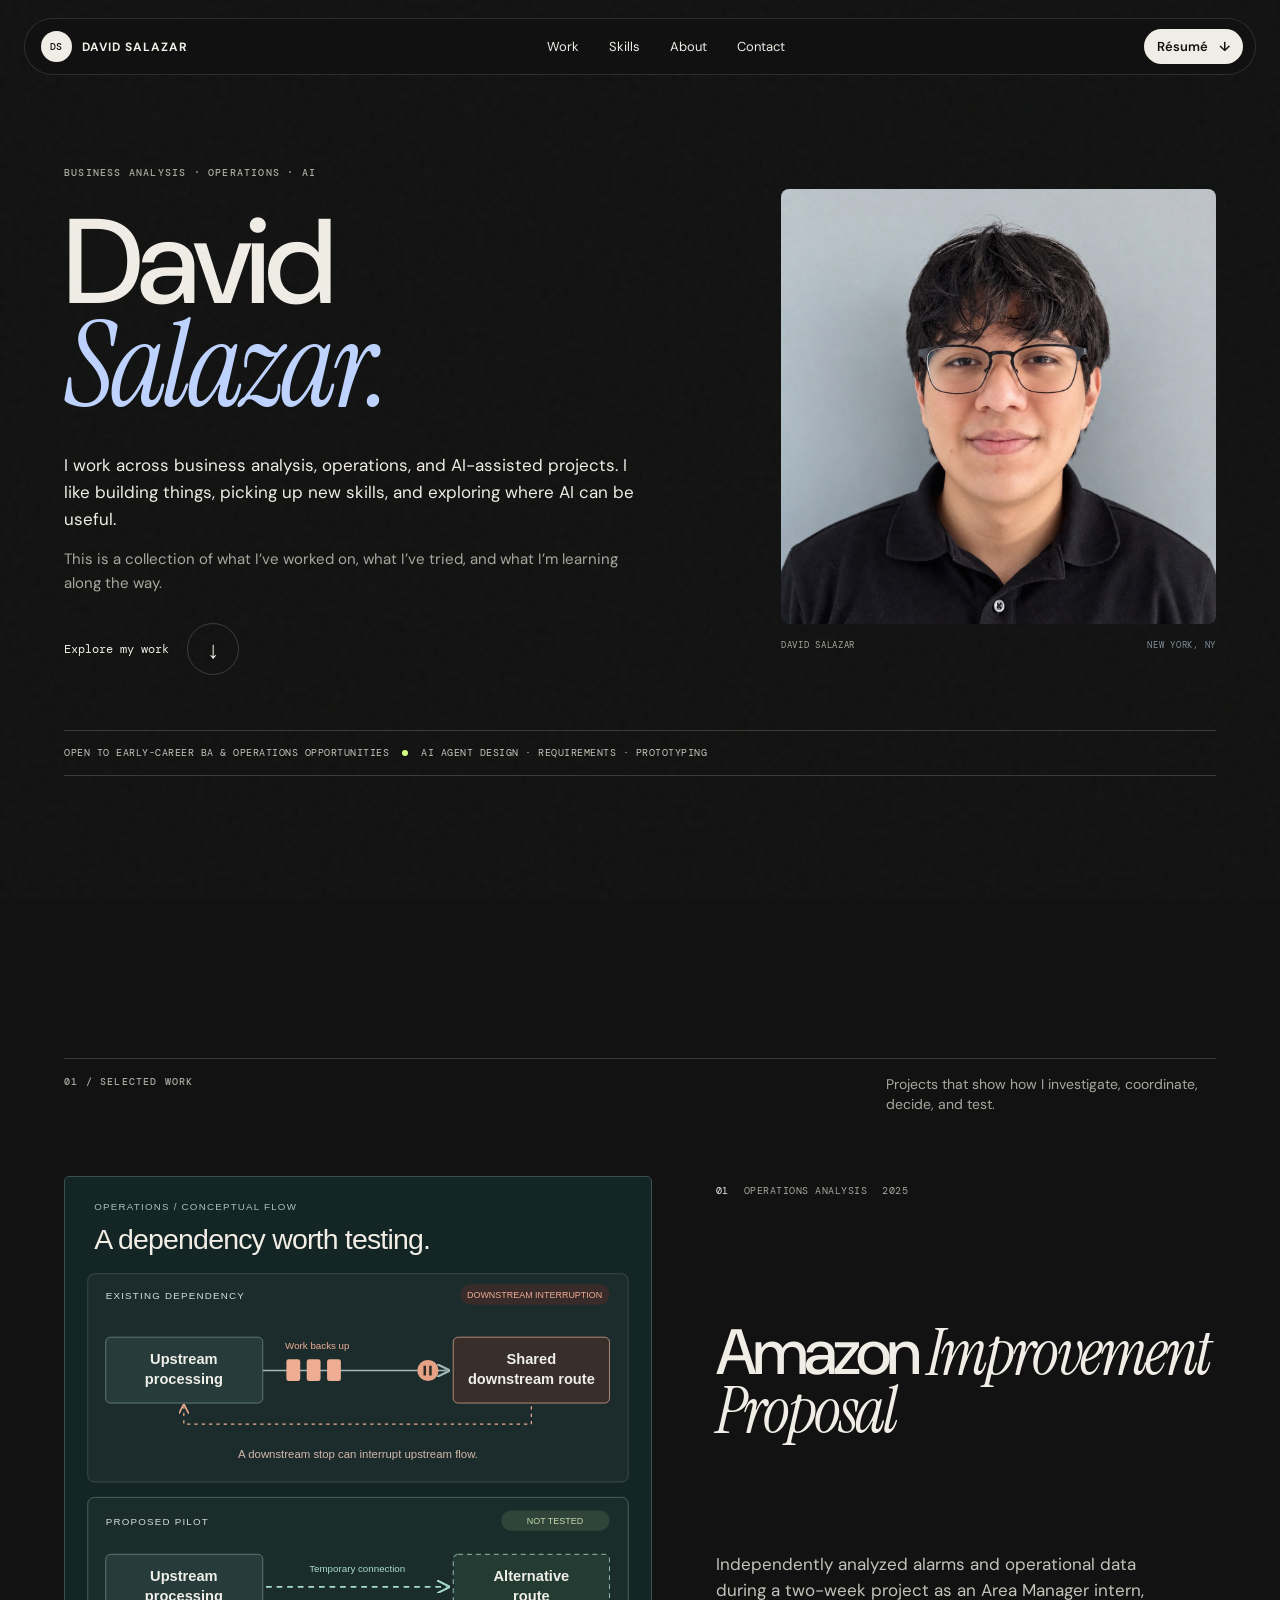
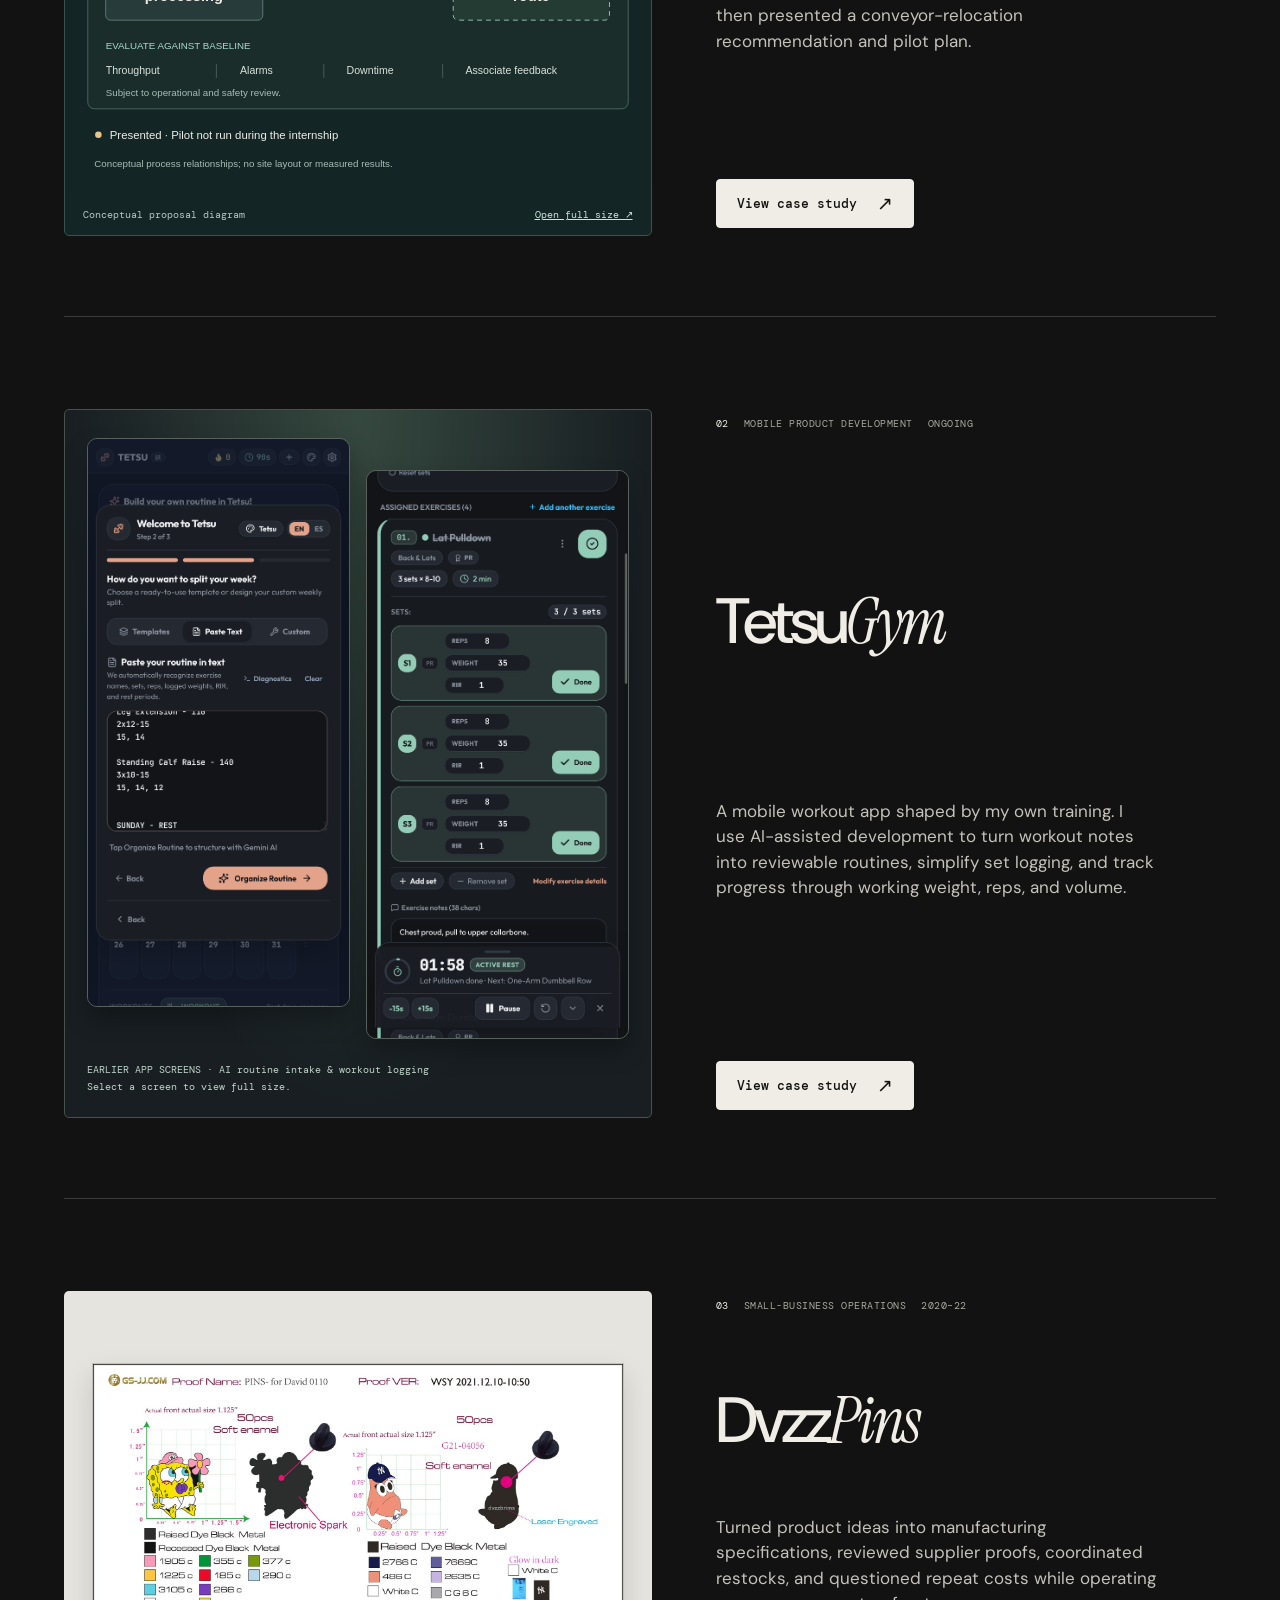
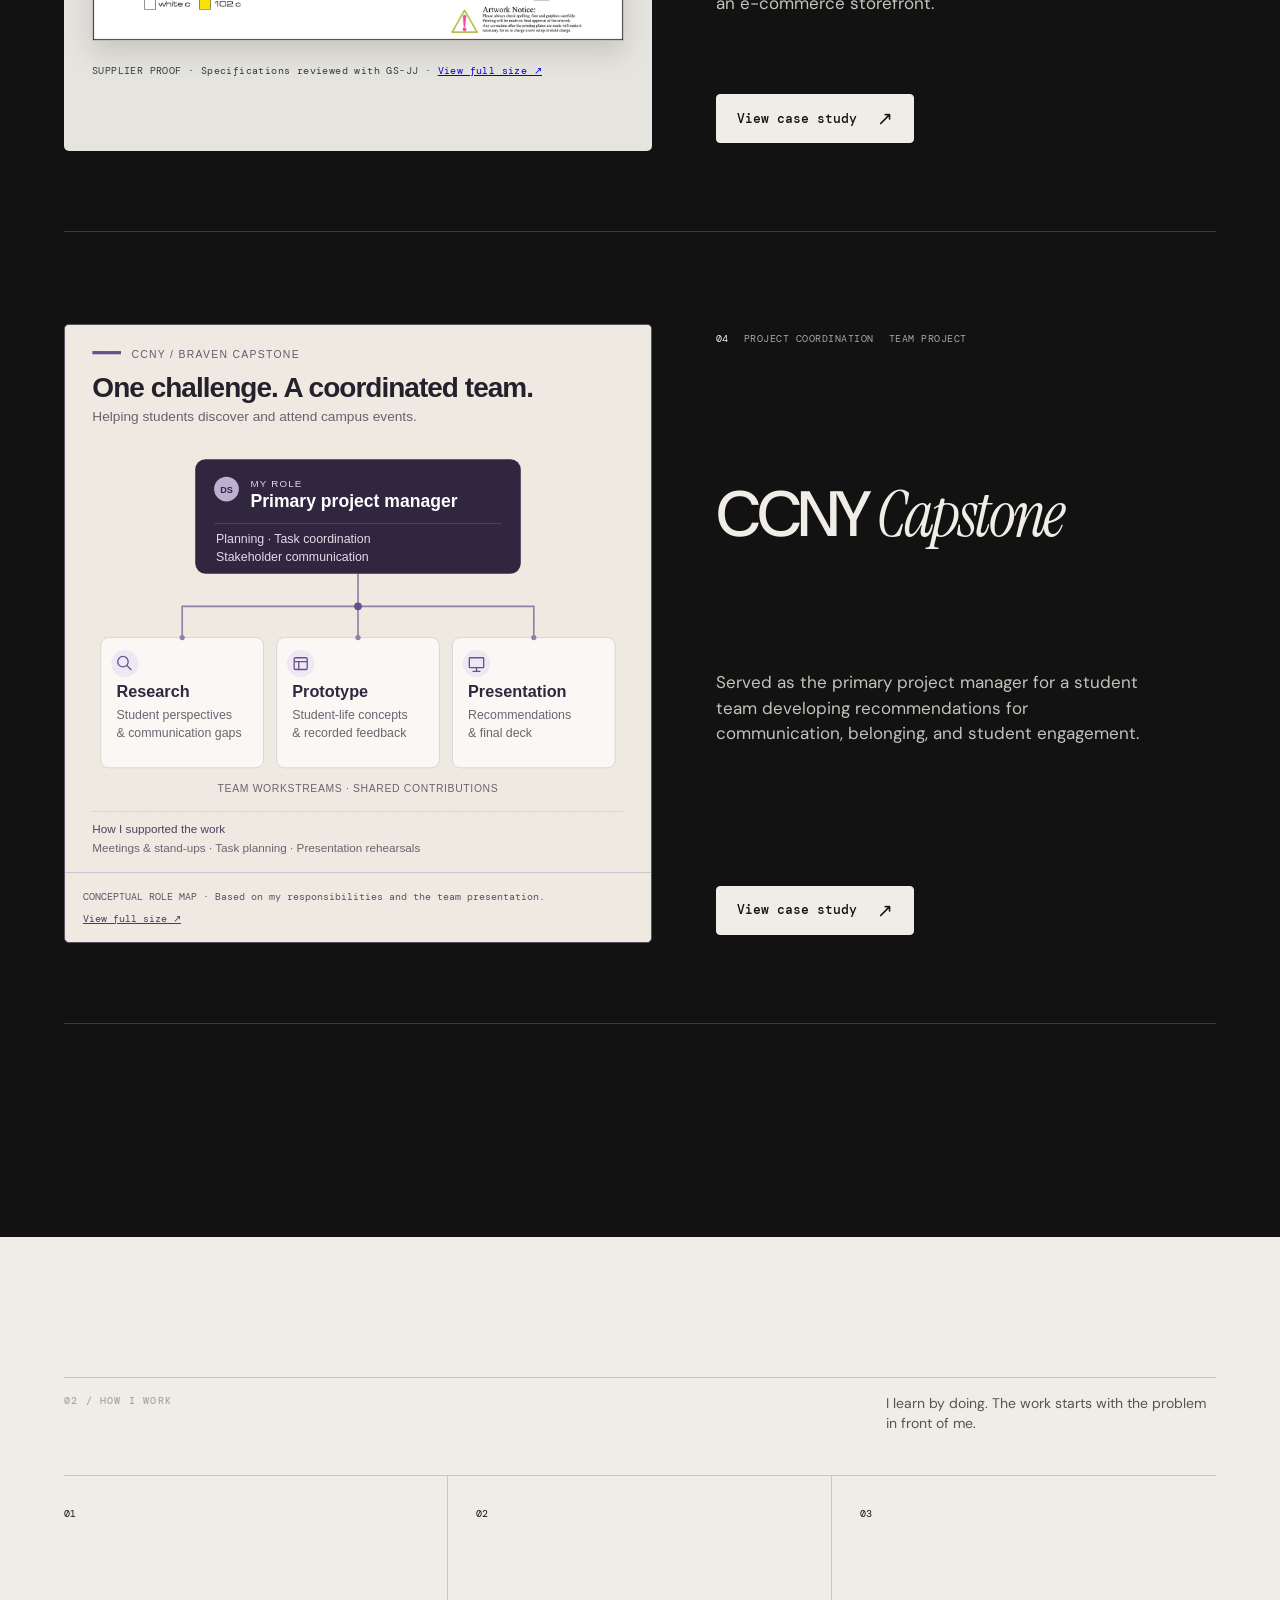
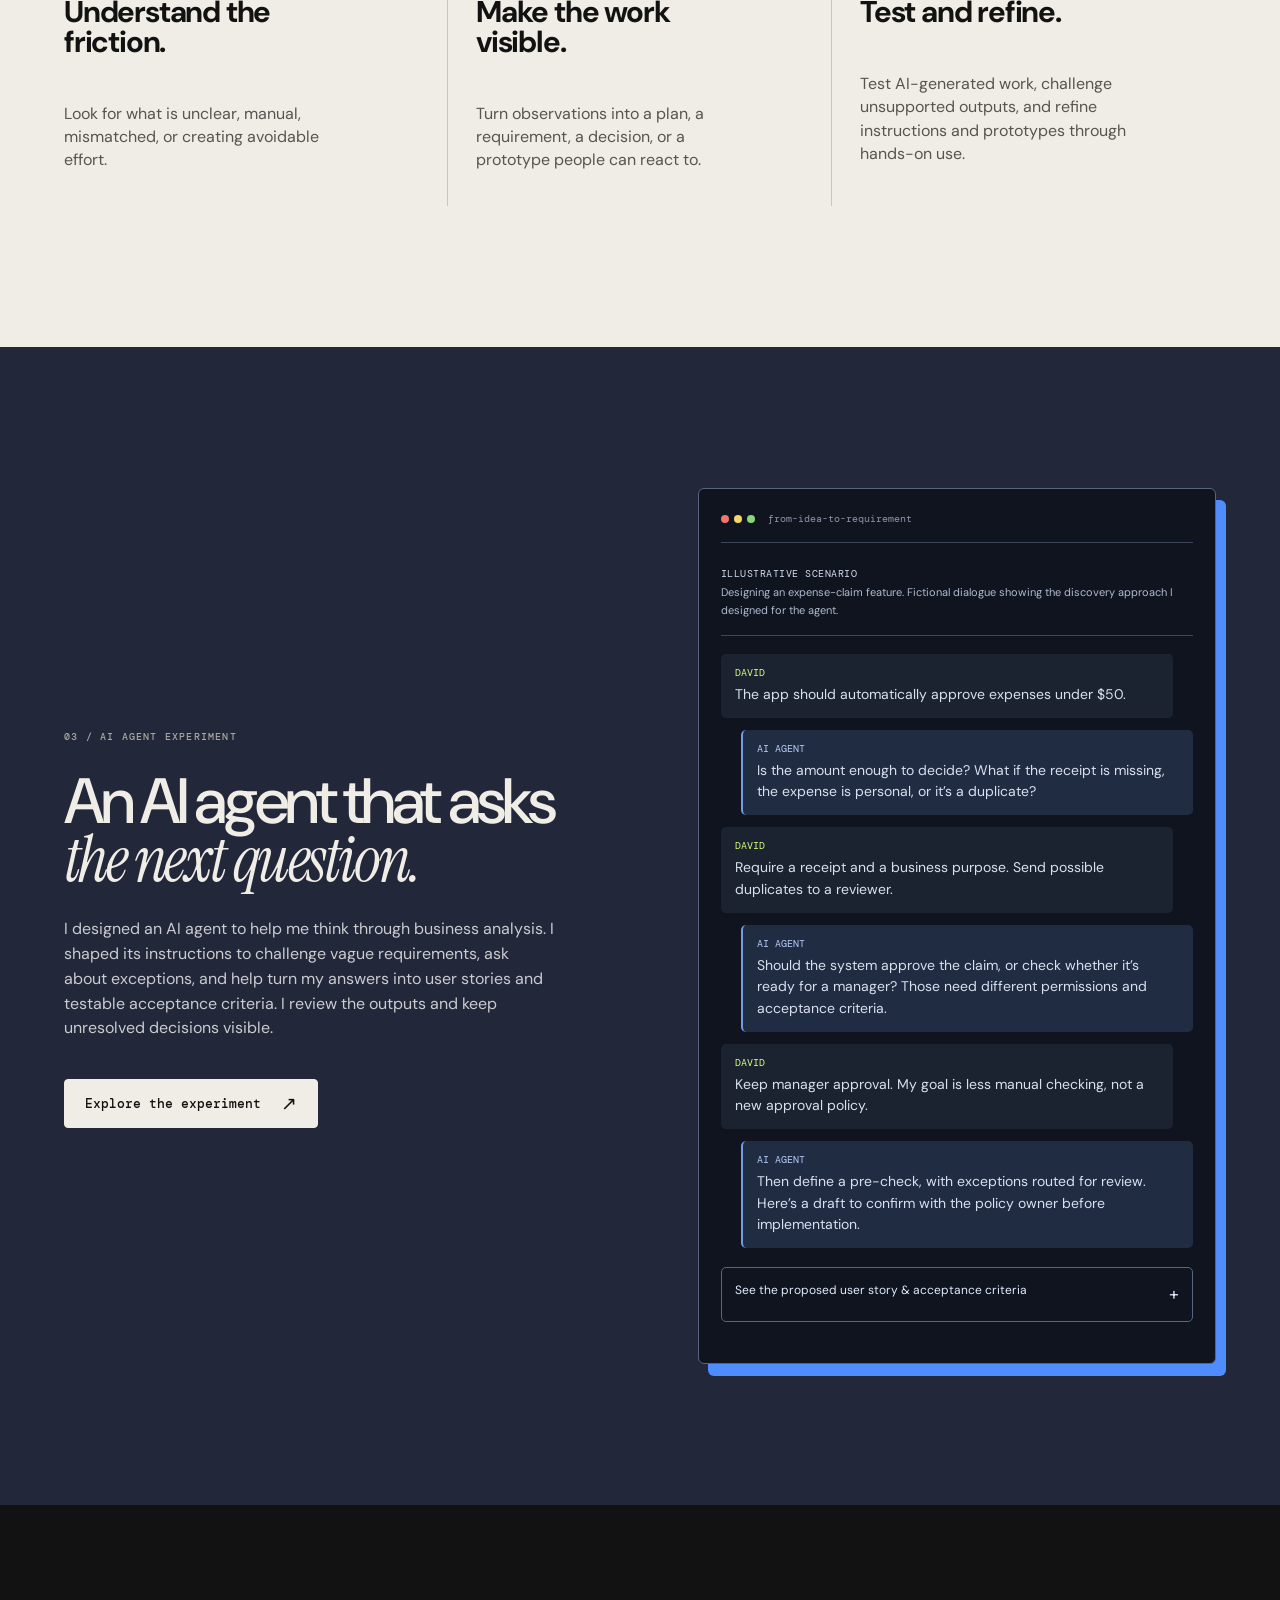
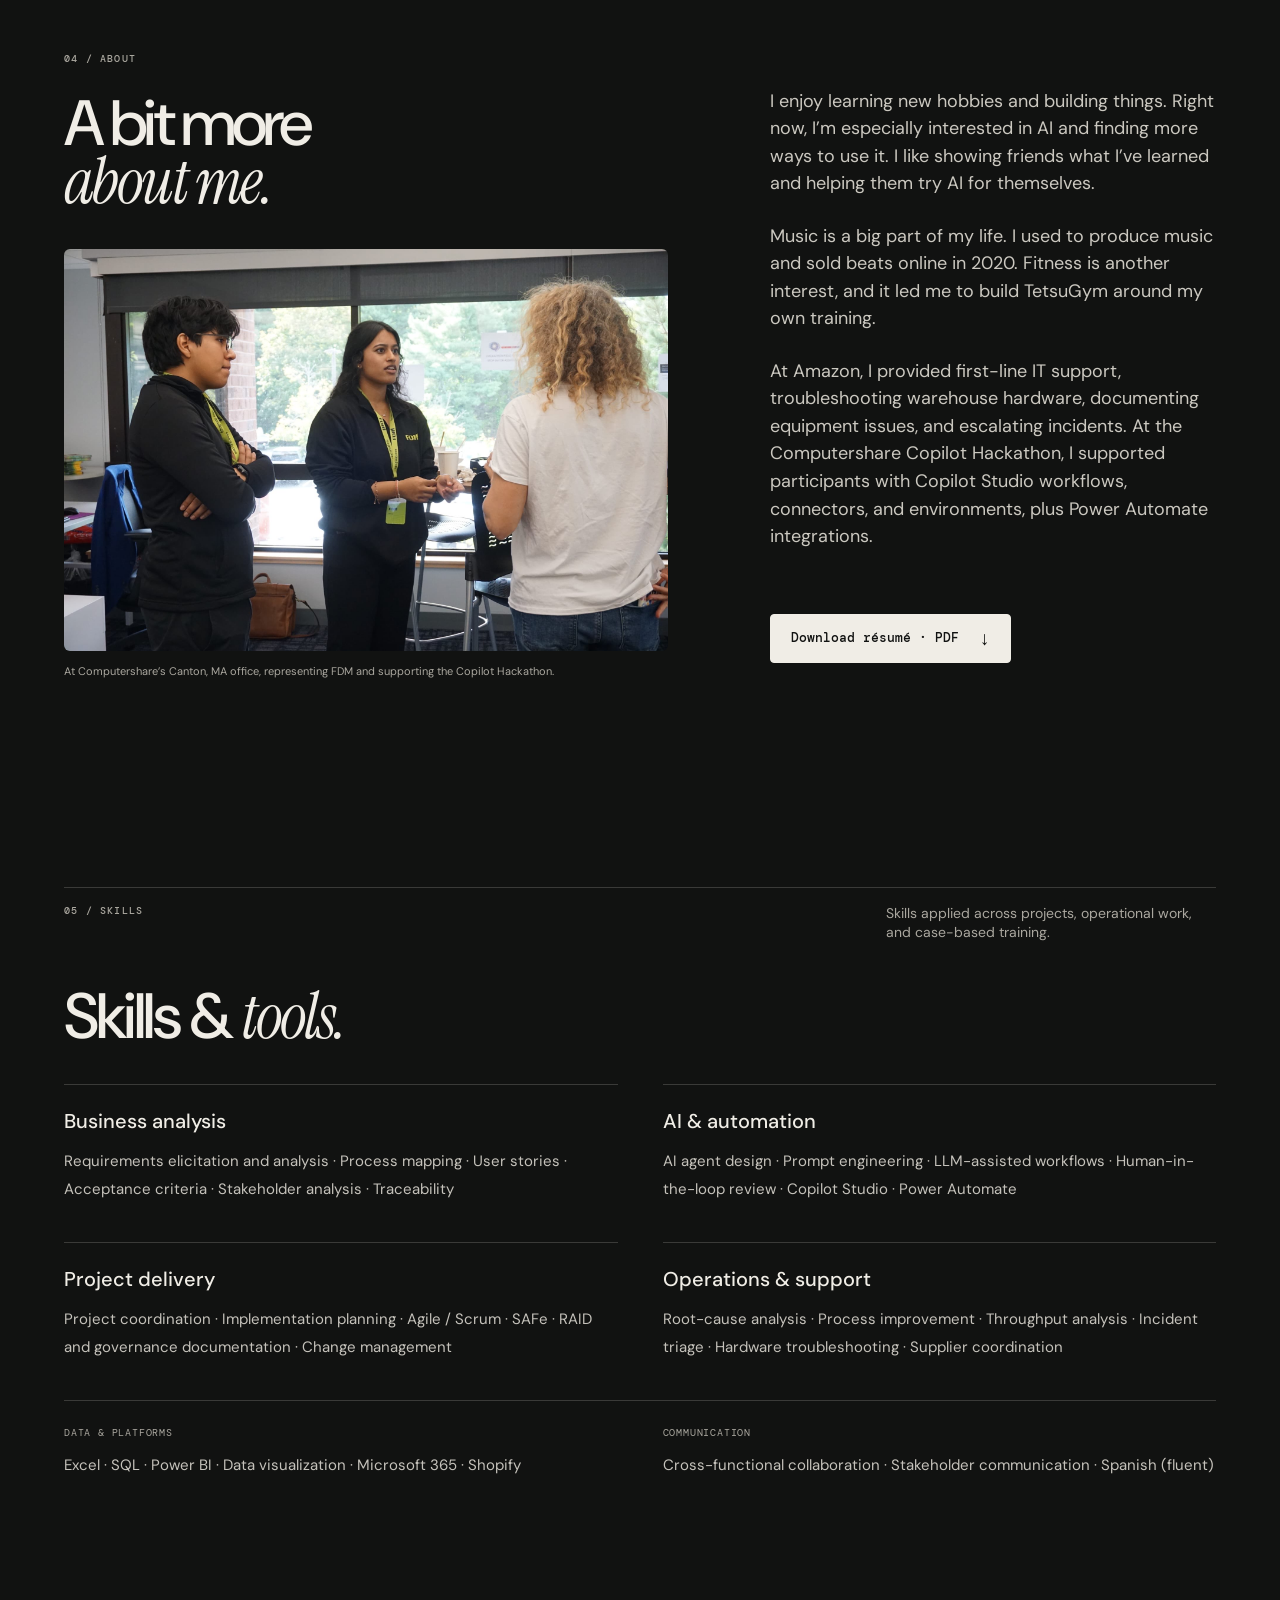
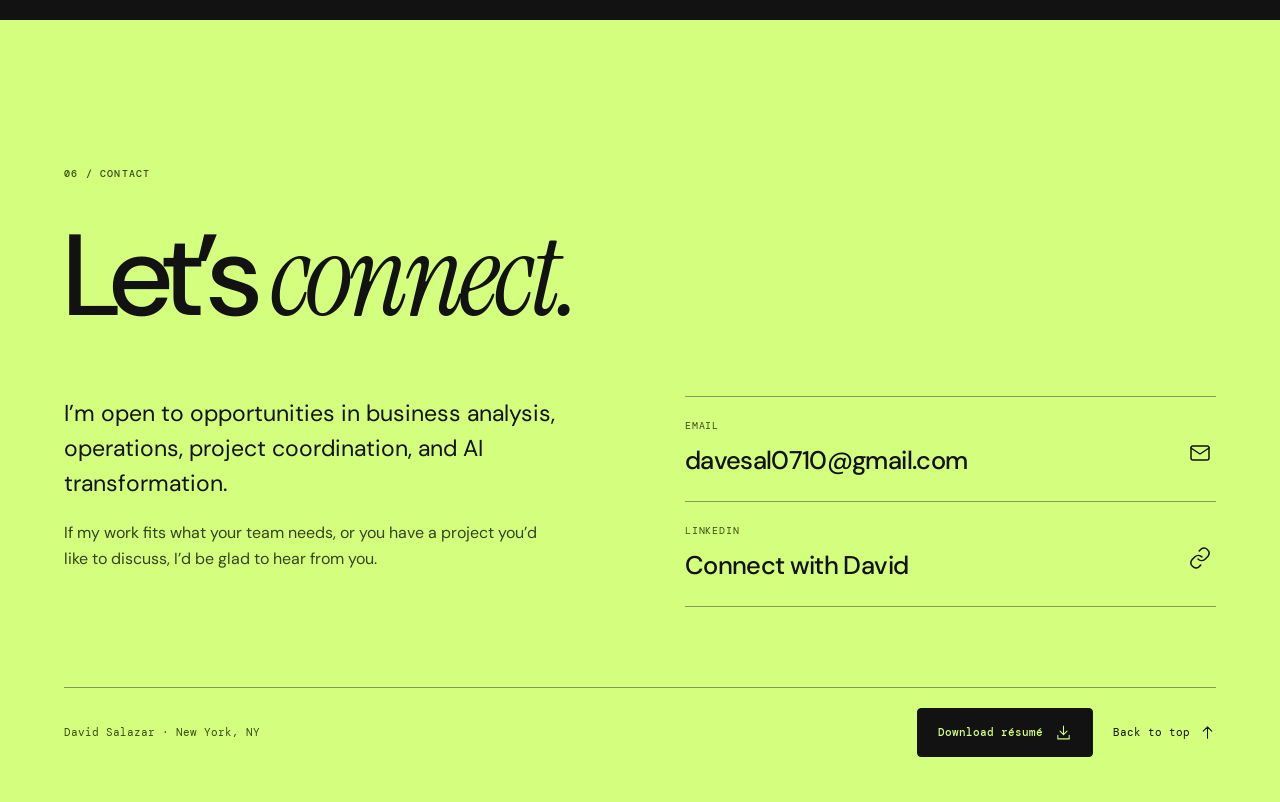
<file: index.html>
<!doctype html>
<html lang="en">
<head>
  <meta charset="utf-8" />
  <meta name="viewport" content="width=device-width, initial-scale=1" />
  <meta name="description" content="David Salazar - business analysis, operations improvement, and AI-assisted prototyping." />
  <title>David Salazar - Portfolio</title>
  <link rel="preconnect" href="https://fonts.googleapis.com" />
  <link rel="preconnect" href="https://fonts.gstatic.com" crossorigin />
  <link href="https://fonts.googleapis.com/css2?family=DM+Mono:wght@400;500&family=DM+Sans:opsz,wght@9..40,400;9..40,500;9..40,600;9..40,700&family=Instrument+Serif:ital@0;1&display=swap" rel="stylesheet" />
  <link rel="stylesheet" href="styles.css?v=3" />
</head>
<body>
  <div class="grain" aria-hidden="true"></div>
  <header class="site-header">
    <a class="wordmark" href="#top" aria-label="David Salazar home"><span class="mark">DS</span> DAVID SALAZAR</a>
    <nav aria-label="Primary navigation">
      <a href="#work">Work</a>
      <a href="#skills">Skills</a>
      <a href="#about">About</a>
      <a href="#contact">Contact</a>
    </nav>
    <details class="mobile-menu"><summary>Menu</summary><nav aria-label="Mobile navigation"><a href="#work">Work</a><a href="#ba-agent">AI agent</a><a href="#skills">Skills</a><a href="#about">About</a><a href="#contact">Contact</a></nav></details>
    <a class="resume-link" href="assets/David_Salazar_Resume_Portfolio_2026.pdf" download>Résumé <span>↓</span></a>
  </header>

  <main id="top">
    <section class="hero section-pad personal-hero portrait-hero" aria-labelledby="hero-title">
      <div class="hero-portrait-grid">
        <div class="hero-identity">
          <div class="eyebrow">BUSINESS ANALYSIS · OPERATIONS · AI</div>
          <h1 id="hero-title">David<br><em>Salazar.</em></h1>
          <div class="hero-story"><p>I work across business analysis, operations, and AI-assisted projects. I like building things, picking up new skills, and exploring where AI can be useful.</p><p>This is a collection of what I’ve worked on, what I’ve tried, and what I’m learning along the way.</p></div>
          <a class="hero-work-link" href="#work">Explore my work <span aria-hidden="true">↓</span></a>
        </div>
        <figure class="hero-portrait"><img src="assets/david-salazar-headshot.jpg" alt="Portrait of David Salazar" width="1254" height="1254" fetchpriority="high"><figcaption>DAVID SALAZAR <span>NEW YORK, NY</span></figcaption></figure>
      </div>
      <div class="status-ticker" aria-label="Career focus"><span>OPEN TO EARLY-CAREER BA &amp; OPERATIONS OPPORTUNITIES</span><span class="dot"></span><span>AI AGENT DESIGN · REQUIREMENTS · PROTOTYPING</span></div>
    </section>

    <section class="section-pad work-section" id="work">
      <div class="section-top"><span class="eyebrow">01 / SELECTED WORK</span><p>Projects that show how I investigate, coordinate, decide, and test.</p></div>
      <div class="project-list">
        <article class="project amazon">
          <div class="project-copy">
            <div class="project-meta"><span>01</span><span>OPERATIONS ANALYSIS</span><span>2025</span></div>
            <h2>Amazon <em>Improvement Proposal</em></h2>
            <p>Independently analyzed alarms and operational data during a two-week project as an Area Manager intern, then presented a conveyor-relocation recommendation and pilot plan.</p>
            <a class="text-button" aria-haspopup="dialog" aria-label="View Amazon improvement proposal case study" data-modal="amazon" href="case-studies/amazon.html">View case study <span>↗</span></a>
          </div>
          <figure class="project-visual flow-visual">
            <a href="assets/amazon-proposal-flow.svg" target="_blank" rel="noopener" aria-label="Open Amazon conceptual flow diagram at full size"><img src="assets/amazon-proposal-flow.svg" width="720" height="760" alt="Existing dependency: a downstream interruption can back up upstream processing. Proposed pilot: evaluate an alternative route against throughput, alarms, downtime, and associate feedback. Presented; pilot not run." loading="lazy"></a>
            <figcaption>Conceptual proposal diagram <a href="assets/amazon-proposal-flow.svg" target="_blank" rel="noopener">Open full size ↗</a></figcaption>
          </figure>
        </article>

        <article class="project gym">
          <div class="project-copy">
            <div class="project-meta"><span>02</span><span>MOBILE PRODUCT DEVELOPMENT</span><span>ONGOING</span></div>
            <h2>Tetsu<em>Gym</em></h2>
            <p>A mobile workout app shaped by my own training. I use AI-assisted development to turn workout notes into reviewable routines, simplify set logging, and track progress through working weight, reps, and volume.</p>
            <a class="text-button" aria-haspopup="dialog" aria-label="View TetsuGym case study" data-modal="gym" href="case-studies/gym.html">View case study <span>↗</span></a>
          </div>
          <figure class="project-visual tetsu-preview">
            <div class="tetsu-preview-screens">
              <a href="assets/tetsu-ai-import.png" target="_blank" rel="noopener" aria-label="Open TetsuGym AI import screenshot at full size"><img src="assets/tetsu-ai-import.png" alt="Actual TetsuGym screen: paste a routine and organize it with Gemini AI" width="1206" height="2622" loading="lazy"></a>
              <a href="assets/tetsu-workout-timer.png" target="_blank" rel="noopener" aria-label="Open TetsuGym workout logging screenshot at full size"><img src="assets/tetsu-workout-timer.png" alt="Actual TetsuGym screen: completed sets and active rest timer" width="1206" height="2622" loading="lazy"></a>
            </div>
            <figcaption>EARLIER APP SCREENS · AI routine intake &amp; workout logging<br>Select a screen to view full size.</figcaption>
          </figure>
        </article>

        <article class="project pins">
          <div class="project-copy">
            <div class="project-meta"><span>03</span><span>SMALL-BUSINESS OPERATIONS</span><span>2020–22</span></div>
            <h2>Dvzz<em>Pins</em></h2>
            <p>Turned product ideas into manufacturing specifications, reviewed supplier proofs, coordinated restocks, and questioned repeat costs while operating an e-commerce storefront.</p>
            <a class="text-button" aria-haspopup="dialog" aria-label="View DvzzPins case study" data-modal="pins" href="case-studies/pins.html">View case study <span>↗</span></a>
          </div>
          <figure class="project-visual source-preview proof-preview"><a href="assets/dvzz-manufacturing-proof-optimized.jpg" target="_blank" rel="noopener" aria-label="Open DVZZ supplier proof at full size"><img src="assets/dvzz-manufacturing-proof-optimized.jpg" alt="GS-JJ manufacturing proof showing pin dimensions, color codes, metal finish, and clutch placement" loading="lazy" width="1600" height="833"></a><figcaption>SUPPLIER PROOF · Specifications reviewed with GS-JJ · <a href="assets/dvzz-manufacturing-proof-optimized.jpg" target="_blank" rel="noopener">View full size ↗</a></figcaption></figure>
        </article>

        <article class="project capstone">
          <div class="project-copy">
            <div class="project-meta"><span>04</span><span>PROJECT COORDINATION</span><span>TEAM PROJECT</span></div>
            <h2>CCNY <em>Capstone</em></h2>
            <p>Served as the primary project manager for a student team developing recommendations for communication, belonging, and student engagement.</p>
            <a class="text-button" aria-haspopup="dialog" aria-label="View CCNY capstone case study" data-modal="capstone" href="case-studies/capstone.html">View case study <span>↗</span></a>
          </div>
          <figure class="project-visual coordination-preview">
            <a href="assets/ccny-coordination.svg" target="_blank" rel="noopener" aria-label="Open CCNY project coordination map at full size"><img src="assets/ccny-coordination.svg" alt="Conceptual role map connecting David’s project coordination with the team’s research, prototype, and presentation workstreams" width="900" height="840" loading="lazy"></a>
            <figcaption>CONCEPTUAL ROLE MAP · Based on my responsibilities and the team presentation.<a href="assets/ccny-coordination.svg" target="_blank" rel="noopener">View full size ↗</a></figcaption>
          </figure>
        </article>
      </div>
    </section>

    <section class="process section-pad" id="approach">
      <div class="section-top"><span class="eyebrow">02 / HOW I WORK</span><p>I learn by doing. The work starts with the problem in front of me.</p></div>
      <div class="process-grid">
        <div><span>01</span><h3>Understand the friction.</h3><p>Look for what is unclear, manual, mismatched, or creating avoidable effort.</p></div>
        <div><span>02</span><h3>Make the work visible.</h3><p>Turn observations into a plan, a requirement, a decision, or a prototype people can react to.</p></div>
        <div><span>03</span><h3>Test and refine.</h3><p>Test AI-generated work, challenge unsupported outputs, and refine instructions and prototypes through hands-on use.</p></div>
      </div>
    </section>

    <section class="feature section-pad" id="ba-agent">
      <div class="agent-grid">
        <div class="agent-copy"><span class="eyebrow">03 / AI AGENT EXPERIMENT</span><h2>An AI agent that asks <em>the next question.</em></h2><p>I designed an AI agent to help me think through business analysis. I shaped its instructions to challenge vague requirements, ask about exceptions, and help turn my answers into user stories and testable acceptance criteria. I review the outputs and keep unresolved decisions visible.</p><a class="text-button" aria-haspopup="dialog" aria-label="Explore the AI agent experiment" data-modal="agent" href="case-studies/agent.html">Explore the experiment <span>↗</span></a></div>
        <div class="agent-terminal agent-conversation">
          <div class="terminal-top"><i></i><i></i><i></i><span>from-idea-to-requirement</span></div>
          <p class="agent-context"><strong>ILLUSTRATIVE SCENARIO</strong><br>Designing an expense-claim feature. Fictional dialogue showing the discovery approach I designed for the agent.</p>
          <ol class="conversation-turns" aria-label="Illustrative requirements discovery conversation">
            <li class="human-turn"><b>DAVID</b><p>The app should automatically approve expenses under $50.</p></li>
            <li class="ai-turn"><b>AI AGENT</b><p>Is the amount enough to decide? What if the receipt is missing, the expense is personal, or it’s a duplicate?</p></li>
            <li class="human-turn"><b>DAVID</b><p>Require a receipt and a business purpose. Send possible duplicates to a reviewer.</p></li>
            <li class="ai-turn"><b>AI AGENT</b><p>Should the system approve the claim, or check whether it’s ready for a manager? Those need different permissions and acceptance criteria.</p></li>
            <li class="human-turn"><b>DAVID</b><p>Keep manager approval. My goal is less manual checking, not a new approval policy.</p></li>
            <li class="ai-turn"><b>AI AGENT</b><p>Then define a pre-check, with exceptions routed for review. Here’s a draft to confirm with the policy owner before implementation.</p></li>
          </ol>
          <details class="agent-outcome">
            <summary>See the proposed user story &amp; acceptance criteria <span aria-hidden="true">+</span></summary>
            <div class="agent-output">
              <h3>User story</h3><p>As an expense approver, I want claims pre-checked for completeness and possible duplicates so I can focus my review on exceptions and business justification.</p>
              <h3>Acceptance criteria</h3>
              <ol>
                <li><strong>Ready for review:</strong> Given a claim under $50 with a receipt, a business purpose, and no duplicate flag, when the pre-check runs, then mark it “Ready for review” and keep approval pending.</li>
                <li><strong>Missing information:</strong> Given a claim under $50 with no receipt or business purpose, when the pre-check runs, then mark it “Needs information,” identify what is missing, and keep approval pending.</li>
                <li><strong>Possible duplicate:</strong> Given a complete claim under $50 that is flagged as a possible duplicate, when the pre-check runs, then route it for manual review and keep approval pending.</li>
              </ol>
              <h3>Still to confirm</h3><p>Who owns the policy? What counts as a duplicate? What is the review path for claims of $50 or more? A recorded business purpose alone does not prove policy eligibility.</p>
            </div>
          </details>
          
        </div>
      </div>
    </section>

    <section class="about section-pad" id="about">
      <div class="about-title"><span class="eyebrow">04 / ABOUT</span><h2>A bit more<br><em>about me.</em></h2><figure class="about-photo"><img src="assets/computershare-hackathon.jpg" alt="David and a coworker in conversation at the Computershare office during the hackathon" width="2048" height="1365" loading="lazy"><figcaption>At Computershare’s Canton, MA office, representing FDM and supporting the Copilot Hackathon.</figcaption></figure></div>
      <div class="about-copy">
        <p>I enjoy learning new hobbies and building things. Right now, I’m especially interested in AI and finding more ways to use it. I like showing friends what I’ve learned and helping them try AI for themselves.</p>
        <p>Music is a big part of my life. I used to produce music and sold beats online in 2020. Fitness is another interest, and it led me to build TetsuGym around my own training.</p>
        <p>At Amazon, I provided first-line IT support, troubleshooting warehouse hardware, documenting equipment issues, and escalating incidents. At the Computershare Copilot Hackathon, I supported participants with Copilot Studio workflows, connectors, and environments, plus Power Automate integrations.</p>

        <a class="text-button" href="assets/David_Salazar_Resume_Portfolio_2026.pdf" download>Download résumé · PDF <span>↓</span></a>
      </div>
    </section>


    <section class="skills-section section-pad" id="skills" aria-labelledby="skills-title">
      <div class="section-top"><span class="eyebrow">05 / SKILLS</span><p>Skills applied across projects, operational work, and case-based training.</p></div>
      <h2 id="skills-title">Skills &amp; <em>tools.</em></h2>
      <div class="skills-grid">
        <article><h3>Business analysis</h3><p>Requirements elicitation and analysis · Process mapping · User stories · Acceptance criteria · Stakeholder analysis · Traceability</p></article>
        <article><h3>AI &amp; automation</h3><p>AI agent design · Prompt engineering · LLM-assisted workflows · Human-in-the-loop review · Copilot Studio · Power Automate</p></article>
        <article><h3>Project delivery</h3><p>Project coordination · Implementation planning · Agile / Scrum · SAFe · RAID and governance documentation · Change management</p></article>
        <article><h3>Operations &amp; support</h3><p>Root-cause analysis · Process improvement · Throughput analysis · Incident triage · Hardware troubleshooting · Supplier coordination</p></article>
      </div>
      <div class="skills-tools"><p><strong>Data &amp; platforms</strong>Excel · SQL · Power BI · Data visualization · Microsoft 365 · Shopify</p><p><strong>Communication</strong>Cross-functional collaboration · Stakeholder communication · Spanish (fluent)</p></div>
    </section>

    <section class="contact section-pad contact-rewrite" id="contact" aria-labelledby="contact-title">
      <span class="eyebrow">06 / CONTACT</span>
      <h2 id="contact-title">Let’s <em>connect.</em></h2>
      <div class="contact-content">
        <div class="contact-intro"><p>I’m open to opportunities in business analysis, operations, project coordination, and AI transformation.</p><p>If my work fits what your team needs, or you have a project you’d like to discuss, I’d be glad to hear from you.</p></div>
        <div class="contact-options">
          <a href="mailto:davesal0710@gmail.com"><span class="contact-label">EMAIL</span><span class="contact-address">davesal0710@gmail.com</span><span class="contact-symbol"><svg class="contact-icon" viewBox="0 0 24 24" fill="none" stroke="currentColor" stroke-width="1.5" stroke-linecap="round" stroke-linejoin="round" aria-hidden="true"><rect x="3" y="5" width="18" height="14" rx="2"/><path d="m3 7 9 6 9-6"/></svg></span></a>
          <a href="https://www.linkedin.com/in/davidsval/"><span class="contact-label">LINKEDIN</span><span class="contact-address">Connect with David</span><span class="contact-symbol"><svg class="contact-icon" viewBox="0 0 24 24" fill="none" stroke="currentColor" stroke-width="1.5" stroke-linecap="round" stroke-linejoin="round" aria-hidden="true"><path d="M10 13a5 5 0 0 0 7 .2l3-3a5 5 0 0 0-7-7l-1.7 1.7M14 11a5 5 0 0 0-7-.2l-3 3a5 5 0 0 0 7 7l1.7-1.7"/></svg></span></a>
        </div>
      </div>
      <div class="contact-footer"><span>David Salazar · New York, NY</span><a class="footer-resume" href="assets/David_Salazar_Resume_Portfolio_2026.pdf" download>Download résumé <svg class="contact-icon" viewBox="0 0 24 24" fill="none" stroke="currentColor" stroke-width="1.5" stroke-linecap="round" stroke-linejoin="round" aria-hidden="true"><path d="M12 3v12m-5-5 5 5 5-5M4 16v5h16v-5"/></svg></a><a href="#top">Back to top <svg class="contact-icon" viewBox="0 0 24 24" fill="none" stroke="currentColor" stroke-width="1.5" stroke-linecap="round" stroke-linejoin="round" aria-hidden="true"><path d="M12 20V4m-6 6 6-6 6 6"/></svg></a></div>
    </section>
  </main>

  <dialog id="case-modal" aria-labelledby="case-title"><button class="close" aria-label="Close case study">×</button><div id="modal-content"></div></dialog>
  <script src="portfolio-cases-v4.js"></script>
</body>
</html>
</file>
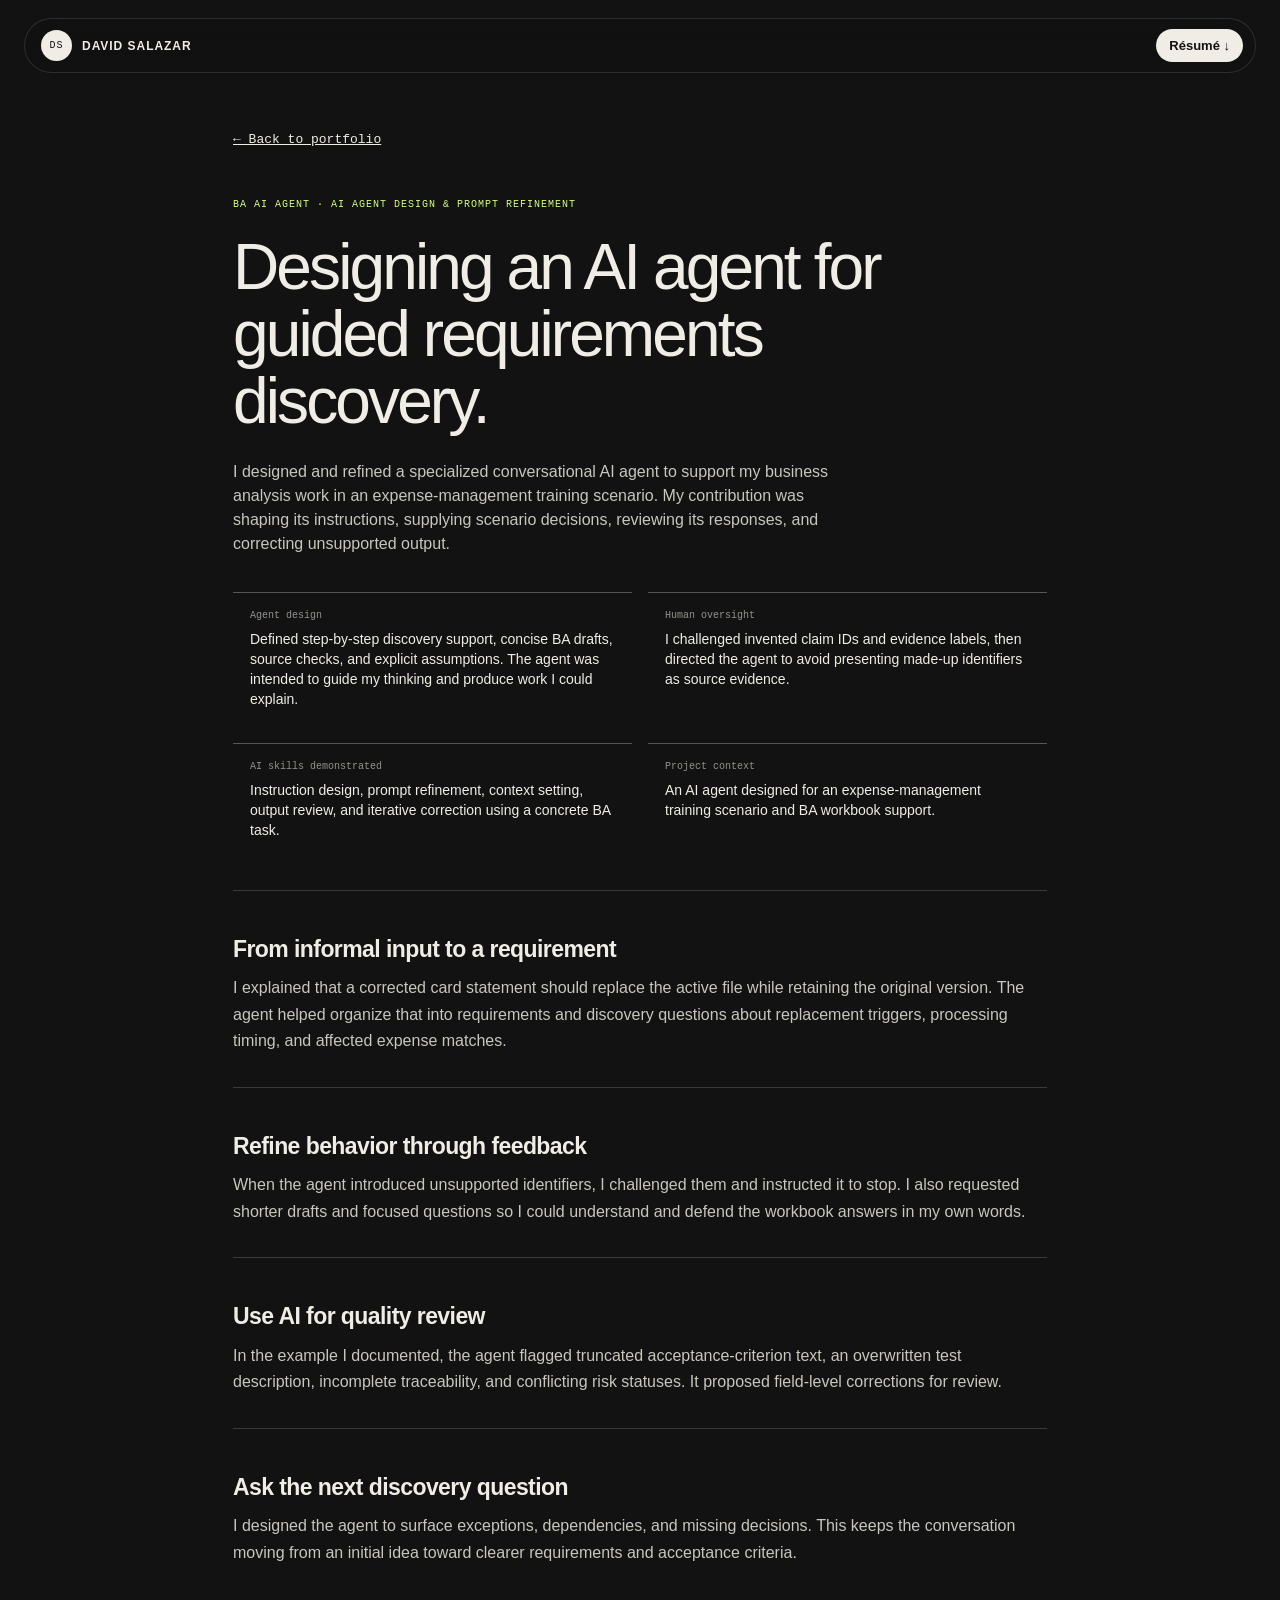
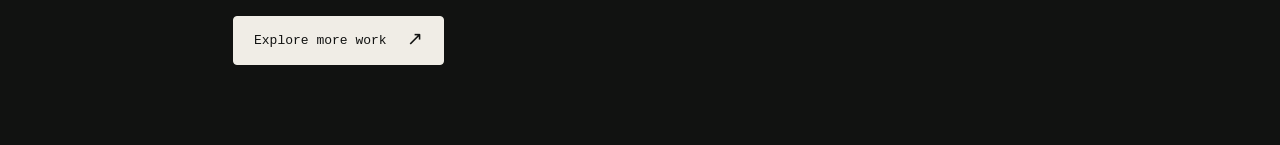
<file: case-studies/agent.html>
<!doctype html>
<html lang="en"><head><meta charset="utf-8"><meta name="viewport" content="width=device-width, initial-scale=1"><base href="../"><title>BA AI AGENT case study | David Salazar</title><meta name="description" content="I designed and refined a specialized conversational AI agent to support my business analysis work in an expense-management training scenario. My contribution was shaping its instructions, supplying scenario decisions, reviewing its responses, and correcting unsupported output."><link rel="stylesheet" href="styles.css?v=3"></head><body><header class="site-header"><a class="wordmark" href="index.html#work"><span class="mark">DS</span> DAVID SALAZAR</a><a class="resume-link" href="assets/David_Salazar_Resume_Portfolio_2026.pdf" download>Résumé ↓</a></header><main class="case-page"><a class="case-back" href="index.html#ba-agent">← Back to portfolio</a><article class="modal-inner"><div class="modal-kicker">BA AI AGENT · AI AGENT DESIGN &amp; PROMPT REFINEMENT</div><h1>Designing an AI agent for guided requirements discovery.</h1><p>I designed and refined a specialized conversational AI agent to support my business analysis work in an expense-management training scenario. My contribution was shaping its instructions, supplying scenario decisions, reviewing its responses, and correcting unsupported output.</p><div class="case-grid"><div><span>Agent design</span><p>Defined step-by-step discovery support, concise BA drafts, source checks, and explicit assumptions. The agent was intended to guide my thinking and produce work I could explain.</p></div><div><span>Human oversight</span><p>I challenged invented claim IDs and evidence labels, then directed the agent to avoid presenting made-up identifiers as source evidence.</p></div><div><span>AI skills demonstrated</span><p>Instruction design, prompt refinement, context setting, output review, and iterative correction using a concrete BA task.</p></div><div><span>Project context</span><p>An AI agent designed for an expense-management training scenario and BA workbook support.</p></div></div><section class="case-section"><h2>From informal input to a requirement</h2><p>I explained that a corrected card statement should replace the active file while retaining the original version. The agent helped organize that into requirements and discovery questions about replacement triggers, processing timing, and affected expense matches.</p></section><section class="case-section"><h2>Refine behavior through feedback</h2><p>When the agent introduced unsupported identifiers, I challenged them and instructed it to stop. I also requested shorter drafts and focused questions so I could understand and defend the workbook answers in my own words.</p></section><section class="case-section"><h2>Use AI for quality review</h2><p>In the example I documented, the agent flagged truncated acceptance-criterion text, an overwritten test description, incomplete traceability, and conflicting risk statuses. It proposed field-level corrections for review.</p></section><section class="case-section"><h2>Ask the next discovery question</h2><p>I designed the agent to surface exceptions, dependencies, and missing decisions. This keeps the conversation moving from an initial idea toward clearer requirements and acceptance criteria.</p></section></article><a class="text-button" href="index.html#work">Explore more work <span>↗</span></a></main></body></html>
</file>
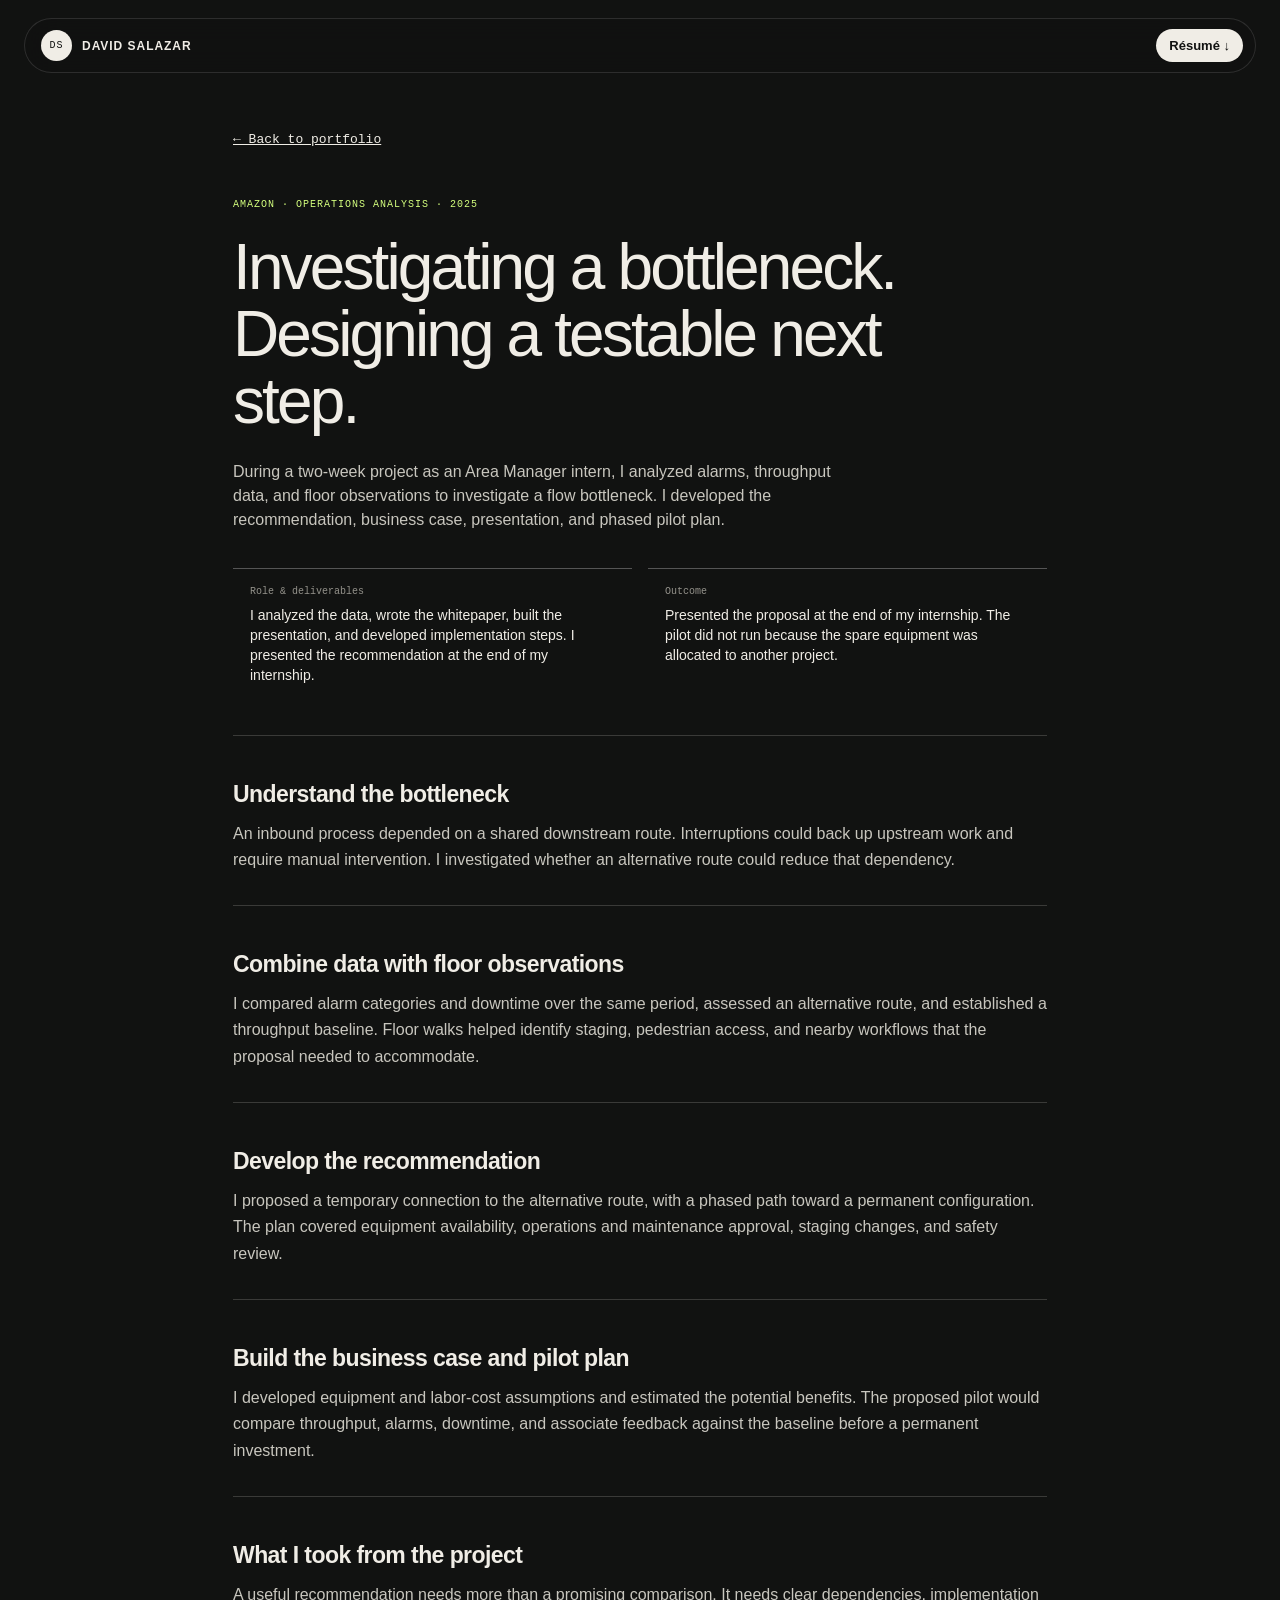
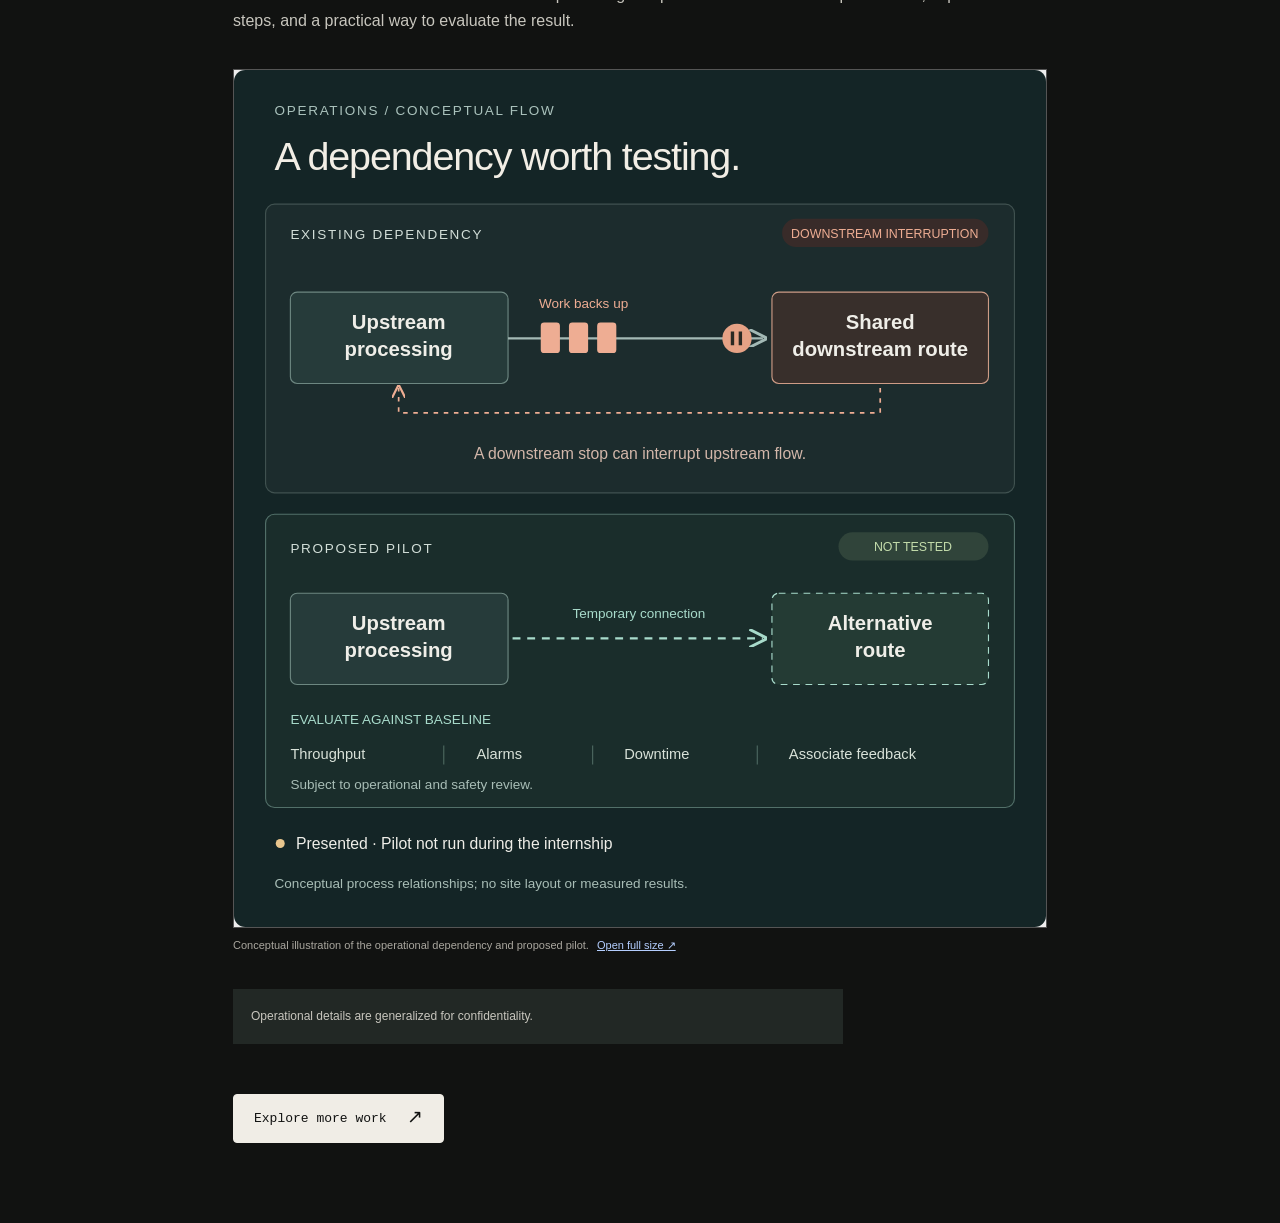
<file: case-studies/amazon.html>
<!doctype html>
<html lang="en"><head><meta charset="utf-8"><meta name="viewport" content="width=device-width, initial-scale=1"><base href="../"><title>AMAZON case study | David Salazar</title><meta name="description" content="During a two-week project as an Area Manager intern, I analyzed alarms, throughput data, and floor observations to investigate a flow bottleneck. I developed the recommendation, business case, presentation, and phased pilot plan."><link rel="stylesheet" href="styles.css?v=3"></head><body><header class="site-header"><a class="wordmark" href="index.html#work"><span class="mark">DS</span> DAVID SALAZAR</a><a class="resume-link" href="assets/David_Salazar_Resume_Portfolio_2026.pdf" download>Résumé ↓</a></header><main class="case-page"><a class="case-back" href="index.html#work">← Back to portfolio</a><article class="modal-inner"><div class="modal-kicker">AMAZON · OPERATIONS ANALYSIS · 2025</div><h1>Investigating a bottleneck. Designing a testable next step.</h1><p>During a two-week project as an Area Manager intern, I analyzed alarms, throughput data, and floor observations to investigate a flow bottleneck. I developed the recommendation, business case, presentation, and phased pilot plan.</p><div class="case-grid"><div><span>Role &amp; deliverables</span><p>I analyzed the data, wrote the whitepaper, built the presentation, and developed implementation steps. I presented the recommendation at the end of my internship.</p></div><div><span>Outcome</span><p>Presented the proposal at the end of my internship. The pilot did not run because the spare equipment was allocated to another project.</p></div></div><section class="case-section"><h2>Understand the bottleneck</h2><p>An inbound process depended on a shared downstream route. Interruptions could back up upstream work and require manual intervention. I investigated whether an alternative route could reduce that dependency.</p></section><section class="case-section"><h2>Combine data with floor observations</h2><p>I compared alarm categories and downtime over the same period, assessed an alternative route, and established a throughput baseline. Floor walks helped identify staging, pedestrian access, and nearby workflows that the proposal needed to accommodate.</p></section><section class="case-section"><h2>Develop the recommendation</h2><p>I proposed a temporary connection to the alternative route, with a phased path toward a permanent configuration. The plan covered equipment availability, operations and maintenance approval, staging changes, and safety review.</p></section><section class="case-section"><h2>Build the business case and pilot plan</h2><p>I developed equipment and labor-cost assumptions and estimated the potential benefits. The proposed pilot would compare throughput, alarms, downtime, and associate feedback against the baseline before a permanent investment.</p></section><section class="case-section"><h2>What I took from the project</h2><p>A useful recommendation needs more than a promising comparison. It needs clear dependencies, implementation steps, and a practical way to evaluate the result.</p></section><figure class="case-figure evidence-figure"><a href="assets/amazon-proposal-flow.svg" target="_blank" rel="noopener"><img src="assets/amazon-proposal-flow.svg" alt="Conceptual comparison of the existing operational dependency and the proposed pilot" loading="lazy"></a><figcaption>Conceptual illustration of the operational dependency and proposed pilot. <a href="assets/amazon-proposal-flow.svg" target="_blank" rel="noopener">Open full size ↗</a></figcaption></figure><p class="case-note">Operational details are generalized for confidentiality.</p></article><a class="text-button" href="index.html#work">Explore more work <span>↗</span></a></main></body></html>
</file>
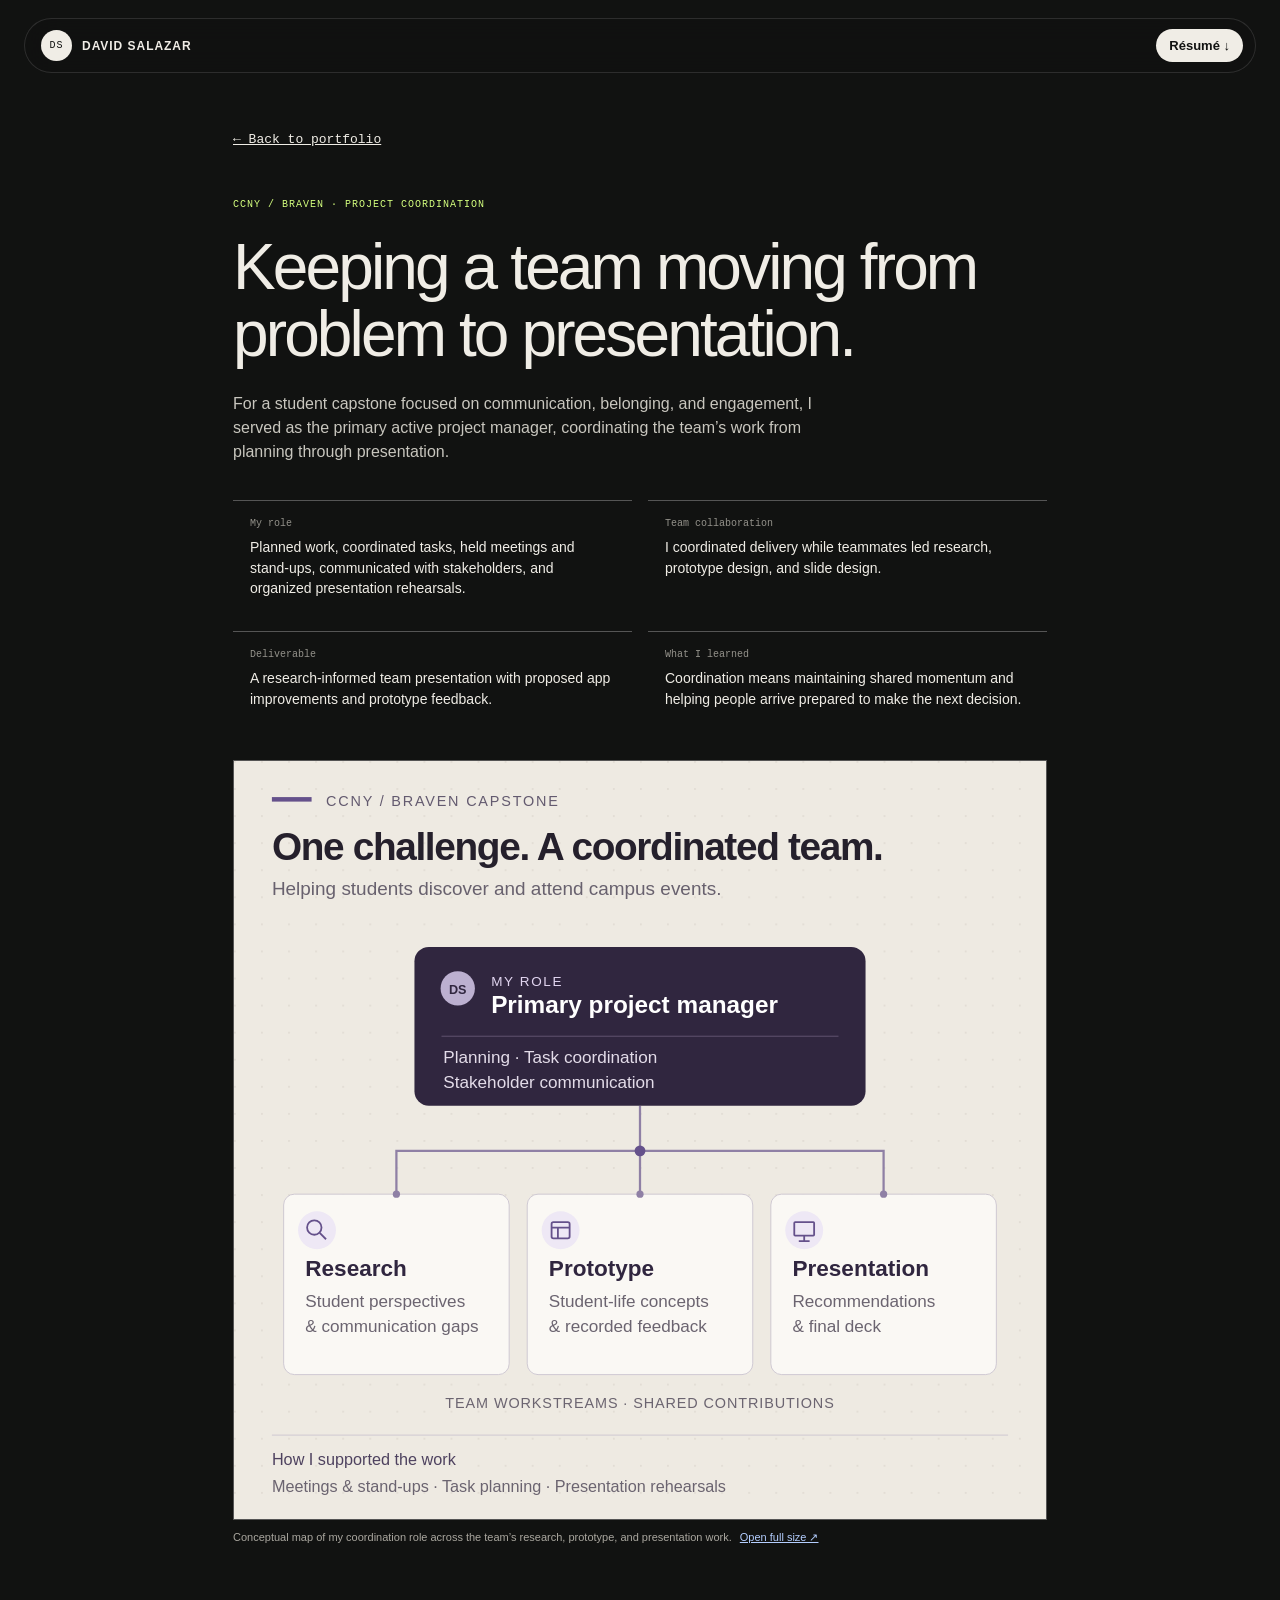
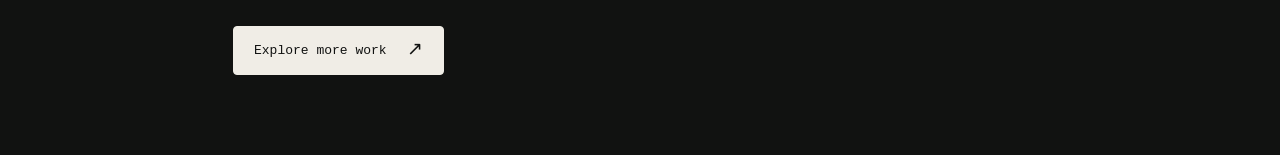
<file: case-studies/capstone.html>
<!doctype html>
<html lang="en"><head><meta charset="utf-8"><meta name="viewport" content="width=device-width, initial-scale=1"><base href="../"><title>CCNY / BRAVEN case study | David Salazar</title><meta name="description" content="For a student capstone focused on communication, belonging, and engagement, I served as the primary active project manager, coordinating the team’s work from planning through presentation."><link rel="stylesheet" href="styles.css?v=3"></head><body><header class="site-header"><a class="wordmark" href="index.html#work"><span class="mark">DS</span> DAVID SALAZAR</a><a class="resume-link" href="assets/David_Salazar_Resume_Portfolio_2026.pdf" download>Résumé ↓</a></header><main class="case-page"><a class="case-back" href="index.html#work">← Back to portfolio</a><article class="modal-inner"><div class="modal-kicker">CCNY / BRAVEN · PROJECT COORDINATION</div><h1>Keeping a team moving from problem to presentation.</h1><p>For a student capstone focused on communication, belonging, and engagement, I served as the primary active project manager, coordinating the team’s work from planning through presentation.</p><div class="case-grid"><div><span>My role</span><p>Planned work, coordinated tasks, held meetings and stand-ups, communicated with stakeholders, and organized presentation rehearsals.</p></div><div><span>Team collaboration</span><p>I coordinated delivery while teammates led research, prototype design, and slide design.</p></div><div><span>Deliverable</span><p>A research-informed team presentation with proposed app improvements and prototype feedback.</p></div><div><span>What I learned</span><p>Coordination means maintaining shared momentum and helping people arrive prepared to make the next decision.</p></div></div><figure class="case-figure evidence-figure"><a href="assets/ccny-coordination.svg" target="_blank" rel="noopener"><img src="assets/ccny-coordination.svg" alt="David’s primary project-manager role linked to team research, prototype work, and presentation preparation" loading="lazy"></a><figcaption>Conceptual map of my coordination role across the team’s research, prototype, and presentation work. <a href="assets/ccny-coordination.svg" target="_blank" rel="noopener">Open full size ↗</a></figcaption></figure></article><a class="text-button" href="index.html#work">Explore more work <span>↗</span></a></main></body></html>
</file>
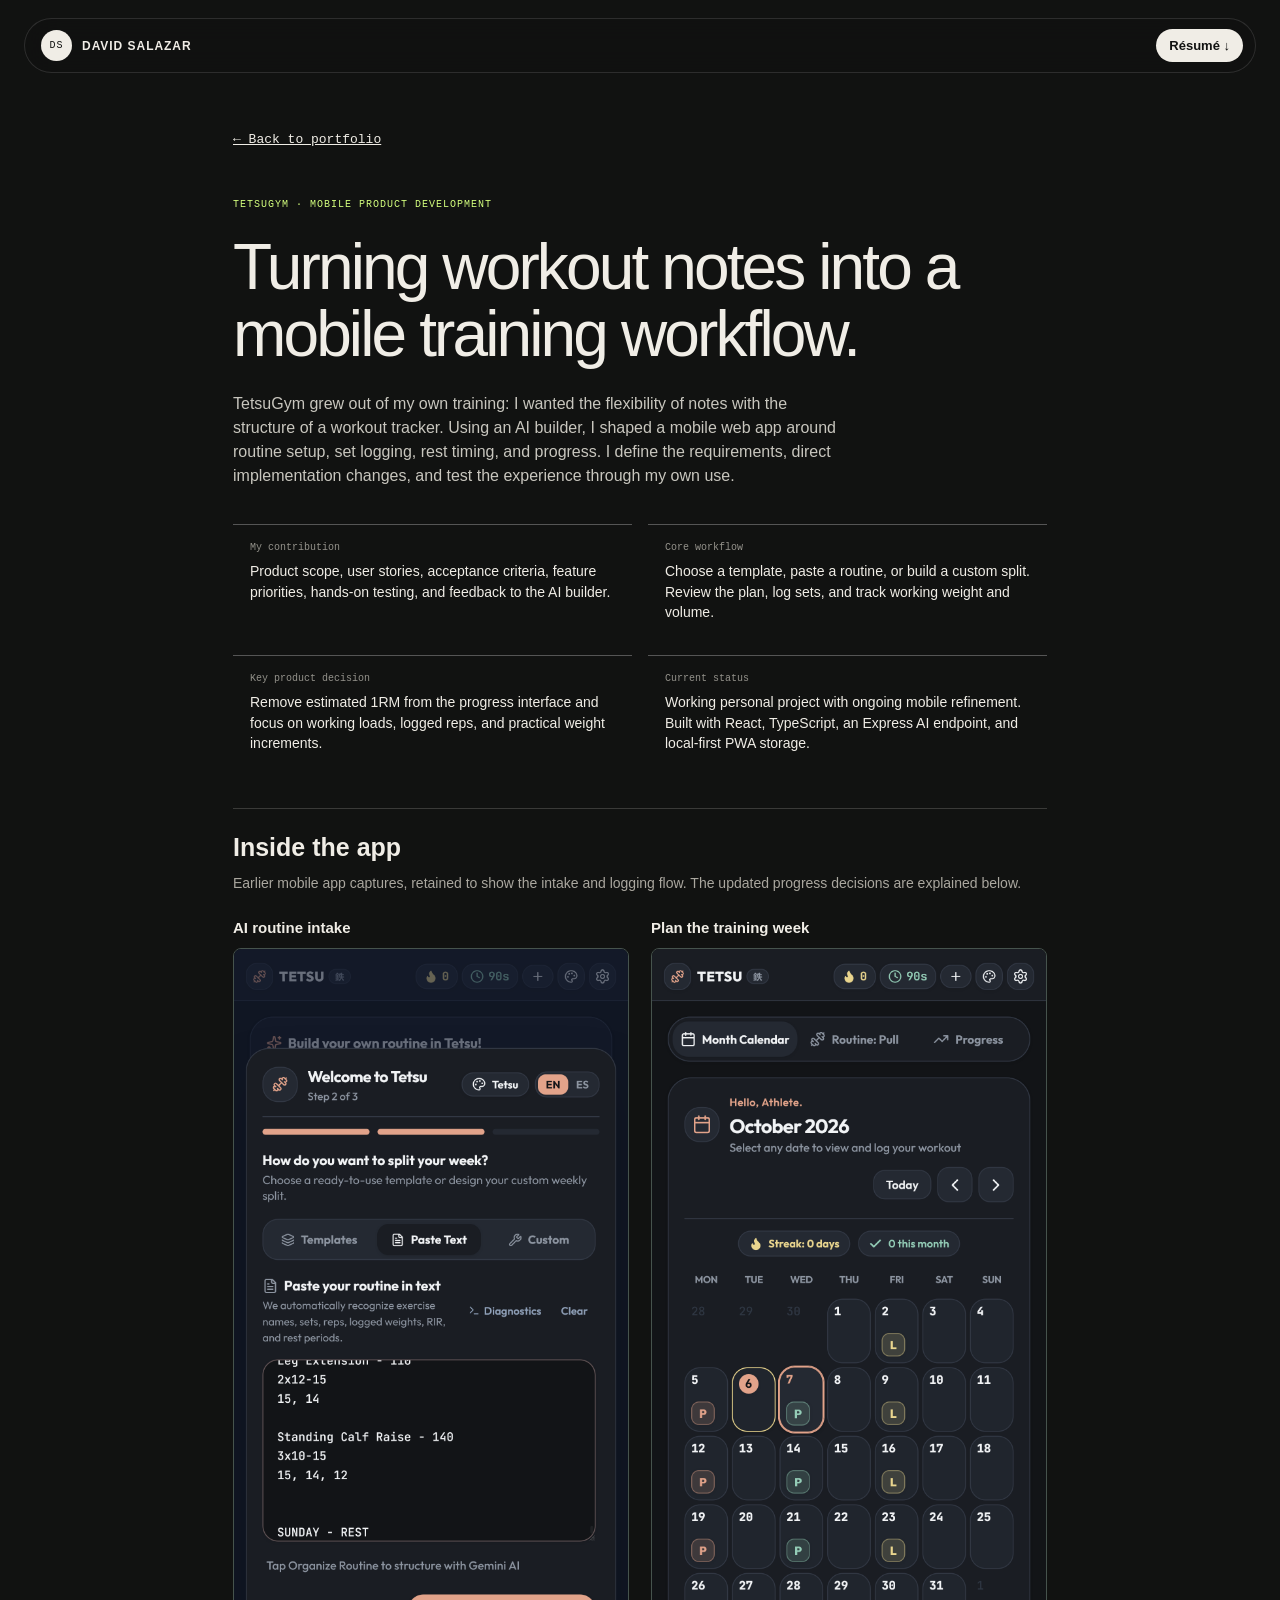
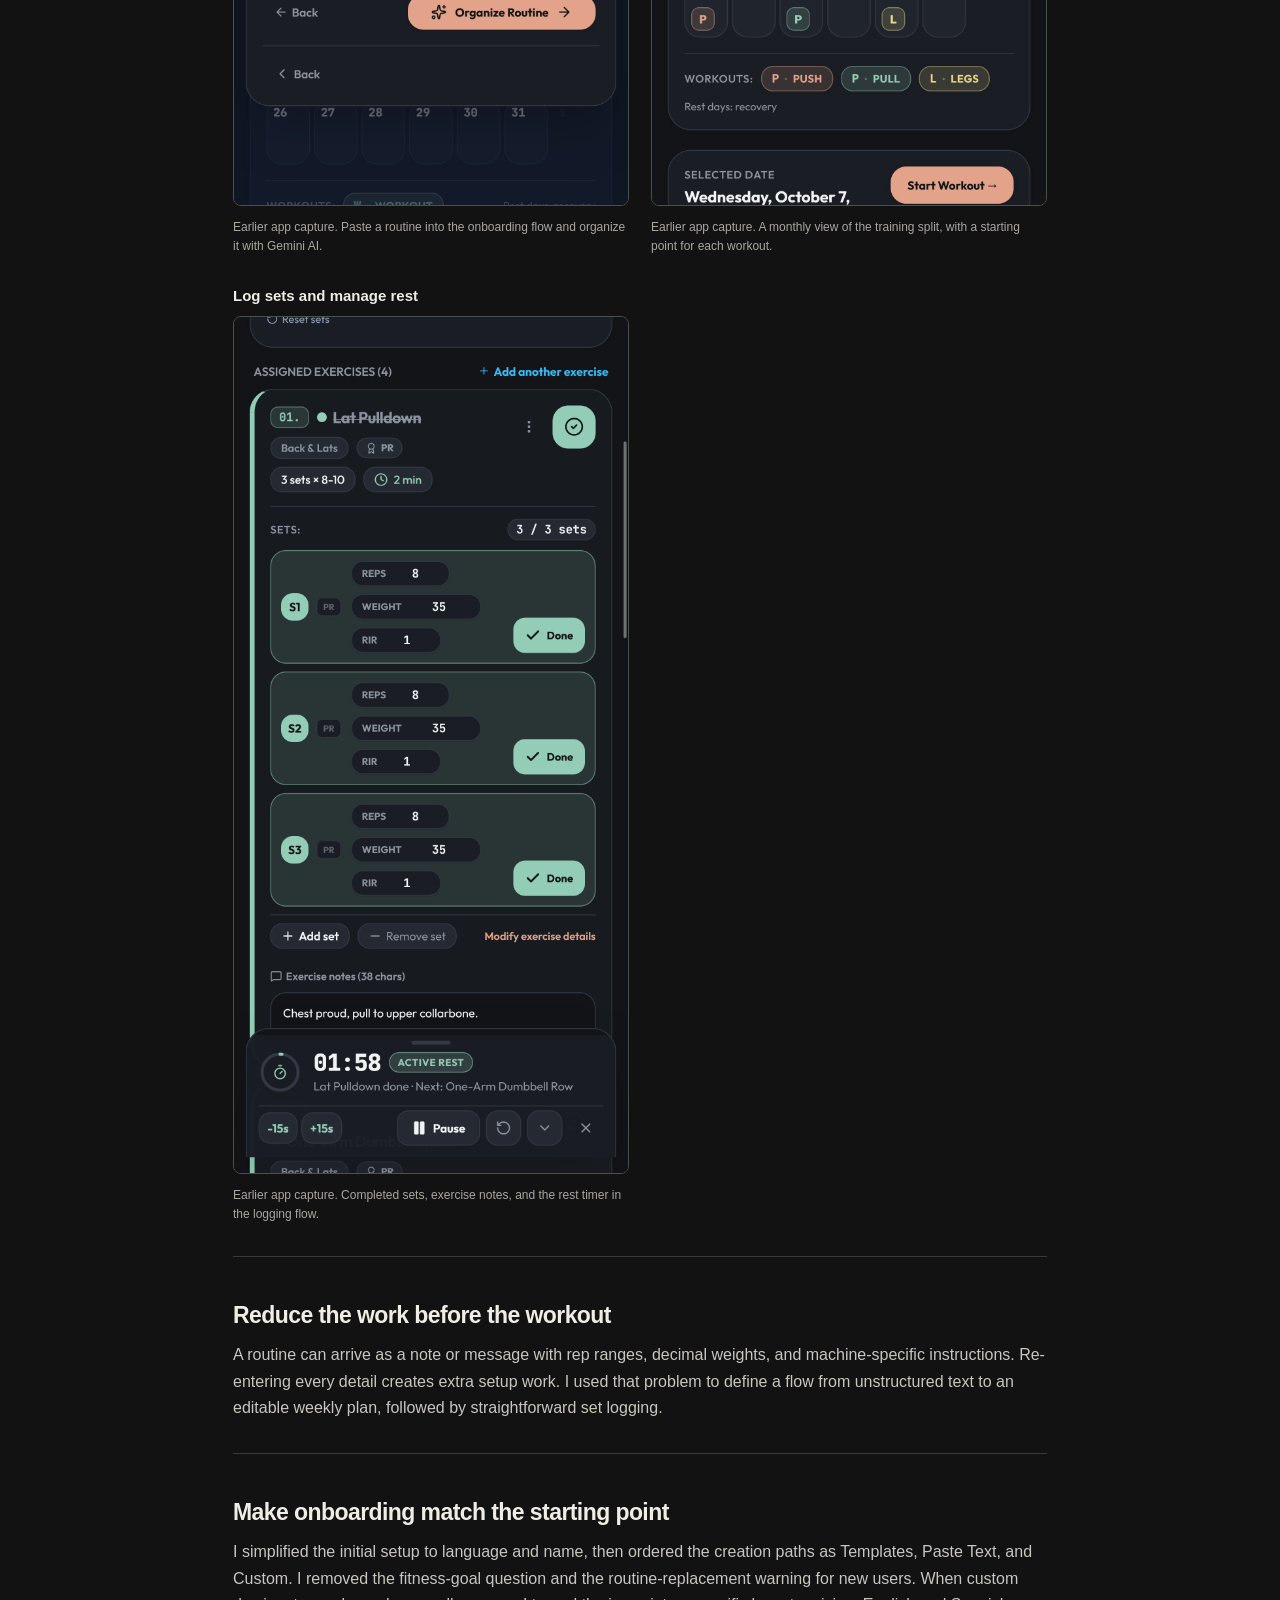
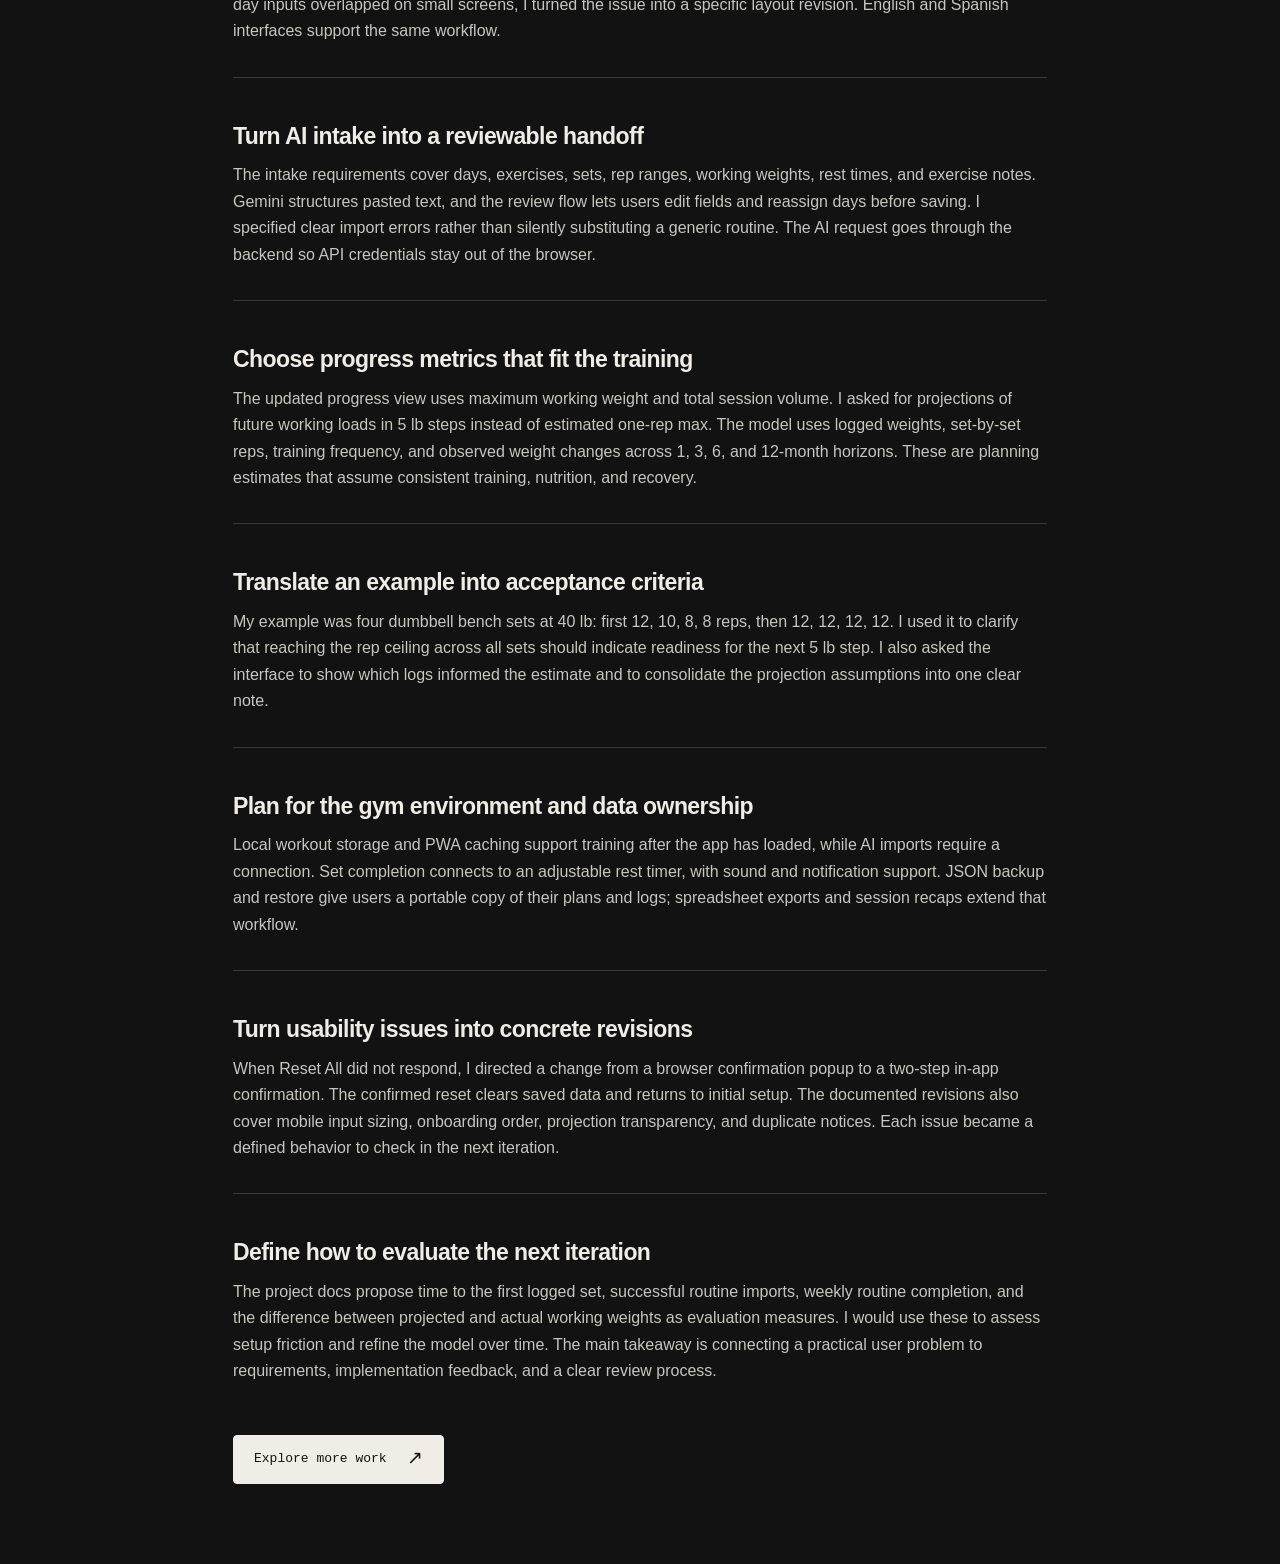
<file: case-studies/gym.html>
<!doctype html>
<html lang="en"><head><meta charset="utf-8"><meta name="viewport" content="width=device-width, initial-scale=1"><base href="../"><title>TETSUGYM case study | David Salazar</title><meta name="description" content="TetsuGym grew out of my own training: I wanted the flexibility of notes with the structure of a workout tracker. Using an AI builder, I shaped a mobile web app around routine setup, set logging, rest timing, and progress. I define the requirements, direct implementation changes, and test the experience through my own use."><link rel="stylesheet" href="styles.css?v=3"></head><body><header class="site-header"><a class="wordmark" href="index.html#work"><span class="mark">DS</span> DAVID SALAZAR</a><a class="resume-link" href="assets/David_Salazar_Resume_Portfolio_2026.pdf" download>Résumé ↓</a></header><main class="case-page"><a class="case-back" href="index.html#work">← Back to portfolio</a><article class="modal-inner"><div class="modal-kicker">TETSUGYM · MOBILE PRODUCT DEVELOPMENT</div><h1>Turning workout notes into a mobile training workflow.</h1><p>TetsuGym grew out of my own training: I wanted the flexibility of notes with the structure of a workout tracker. Using an AI builder, I shaped a mobile web app around routine setup, set logging, rest timing, and progress. I define the requirements, direct implementation changes, and test the experience through my own use.</p><div class="case-grid"><div><span>My contribution</span><p>Product scope, user stories, acceptance criteria, feature priorities, hands-on testing, and feedback to the AI builder.</p></div><div><span>Core workflow</span><p>Choose a template, paste a routine, or build a custom split. Review the plan, log sets, and track working weight and volume.</p></div><div><span>Key product decision</span><p>Remove estimated 1RM from the progress interface and focus on working loads, logged reps, and practical weight increments.</p></div><div><span>Current status</span><p>Working personal project with ongoing mobile refinement. Built with React, TypeScript, an Express AI endpoint, and local-first PWA storage.</p></div></div><section class="case-screens"><h3>Inside the app</h3><p>Earlier mobile app captures, retained to show the intake and logging flow. The updated progress decisions are explained below.</p><div class="case-screen-grid"><figure><h4>AI routine intake</h4><a href="assets/tetsu-ai-import.png" target="_blank" rel="noopener"><img src="assets/tetsu-ai-import.png" alt="Paste Text onboarding with a workout routine and an Organize Routine button referencing Gemini AI." loading="lazy"></a><figcaption>Earlier app capture. Paste a routine into the onboarding flow and organize it with Gemini AI.</figcaption></figure><figure><h4>Plan the training week</h4><a href="assets/tetsu-calendar.png" target="_blank" rel="noopener"><img src="assets/tetsu-calendar.png" alt="Monthly calendar showing a scheduled push, pull, and legs routine." loading="lazy"></a><figcaption>Earlier app capture. A monthly view of the training split, with a starting point for each workout.</figcaption></figure><figure><h4>Log sets and manage rest</h4><a href="assets/tetsu-workout-timer.png" target="_blank" rel="noopener"><img src="assets/tetsu-workout-timer.png" alt="Lat pulldown with three completed sets and an active rest timer." loading="lazy"></a><figcaption>Earlier app capture. Completed sets, exercise notes, and the rest timer in the logging flow.</figcaption></figure></div></section><section class="case-section"><h2>Reduce the work before the workout</h2><p>A routine can arrive as a note or message with rep ranges, decimal weights, and machine-specific instructions. Re-entering every detail creates extra setup work. I used that problem to define a flow from unstructured text to an editable weekly plan, followed by straightforward set logging.</p></section><section class="case-section"><h2>Make onboarding match the starting point</h2><p>I simplified the initial setup to language and name, then ordered the creation paths as Templates, Paste Text, and Custom. I removed the fitness-goal question and the routine-replacement warning for new users. When custom day inputs overlapped on small screens, I turned the issue into a specific layout revision. English and Spanish interfaces support the same workflow.</p></section><section class="case-section"><h2>Turn AI intake into a reviewable handoff</h2><p>The intake requirements cover days, exercises, sets, rep ranges, working weights, rest times, and exercise notes. Gemini structures pasted text, and the review flow lets users edit fields and reassign days before saving. I specified clear import errors rather than silently substituting a generic routine. The AI request goes through the backend so API credentials stay out of the browser.</p></section><section class="case-section"><h2>Choose progress metrics that fit the training</h2><p>The updated progress view uses maximum working weight and total session volume. I asked for projections of future working loads in 5 lb steps instead of estimated one-rep max. The model uses logged weights, set-by-set reps, training frequency, and observed weight changes across 1, 3, 6, and 12-month horizons. These are planning estimates that assume consistent training, nutrition, and recovery.</p></section><section class="case-section"><h2>Translate an example into acceptance criteria</h2><p>My example was four dumbbell bench sets at 40 lb: first 12, 10, 8, 8 reps, then 12, 12, 12, 12. I used it to clarify that reaching the rep ceiling across all sets should indicate readiness for the next 5 lb step. I also asked the interface to show which logs informed the estimate and to consolidate the projection assumptions into one clear note.</p></section><section class="case-section"><h2>Plan for the gym environment and data ownership</h2><p>Local workout storage and PWA caching support training after the app has loaded, while AI imports require a connection. Set completion connects to an adjustable rest timer, with sound and notification support. JSON backup and restore give users a portable copy of their plans and logs; spreadsheet exports and session recaps extend that workflow.</p></section><section class="case-section"><h2>Turn usability issues into concrete revisions</h2><p>When Reset All did not respond, I directed a change from a browser confirmation popup to a two-step in-app confirmation. The confirmed reset clears saved data and returns to initial setup. The documented revisions also cover mobile input sizing, onboarding order, projection transparency, and duplicate notices. Each issue became a defined behavior to check in the next iteration.</p></section><section class="case-section"><h2>Define how to evaluate the next iteration</h2><p>The project docs propose time to the first logged set, successful routine imports, weekly routine completion, and the difference between projected and actual working weights as evaluation measures. I would use these to assess setup friction and refine the model over time. The main takeaway is connecting a practical user problem to requirements, implementation feedback, and a clear review process.</p></section></article><a class="text-button" href="index.html#work">Explore more work <span>↗</span></a></main></body></html>
</file>
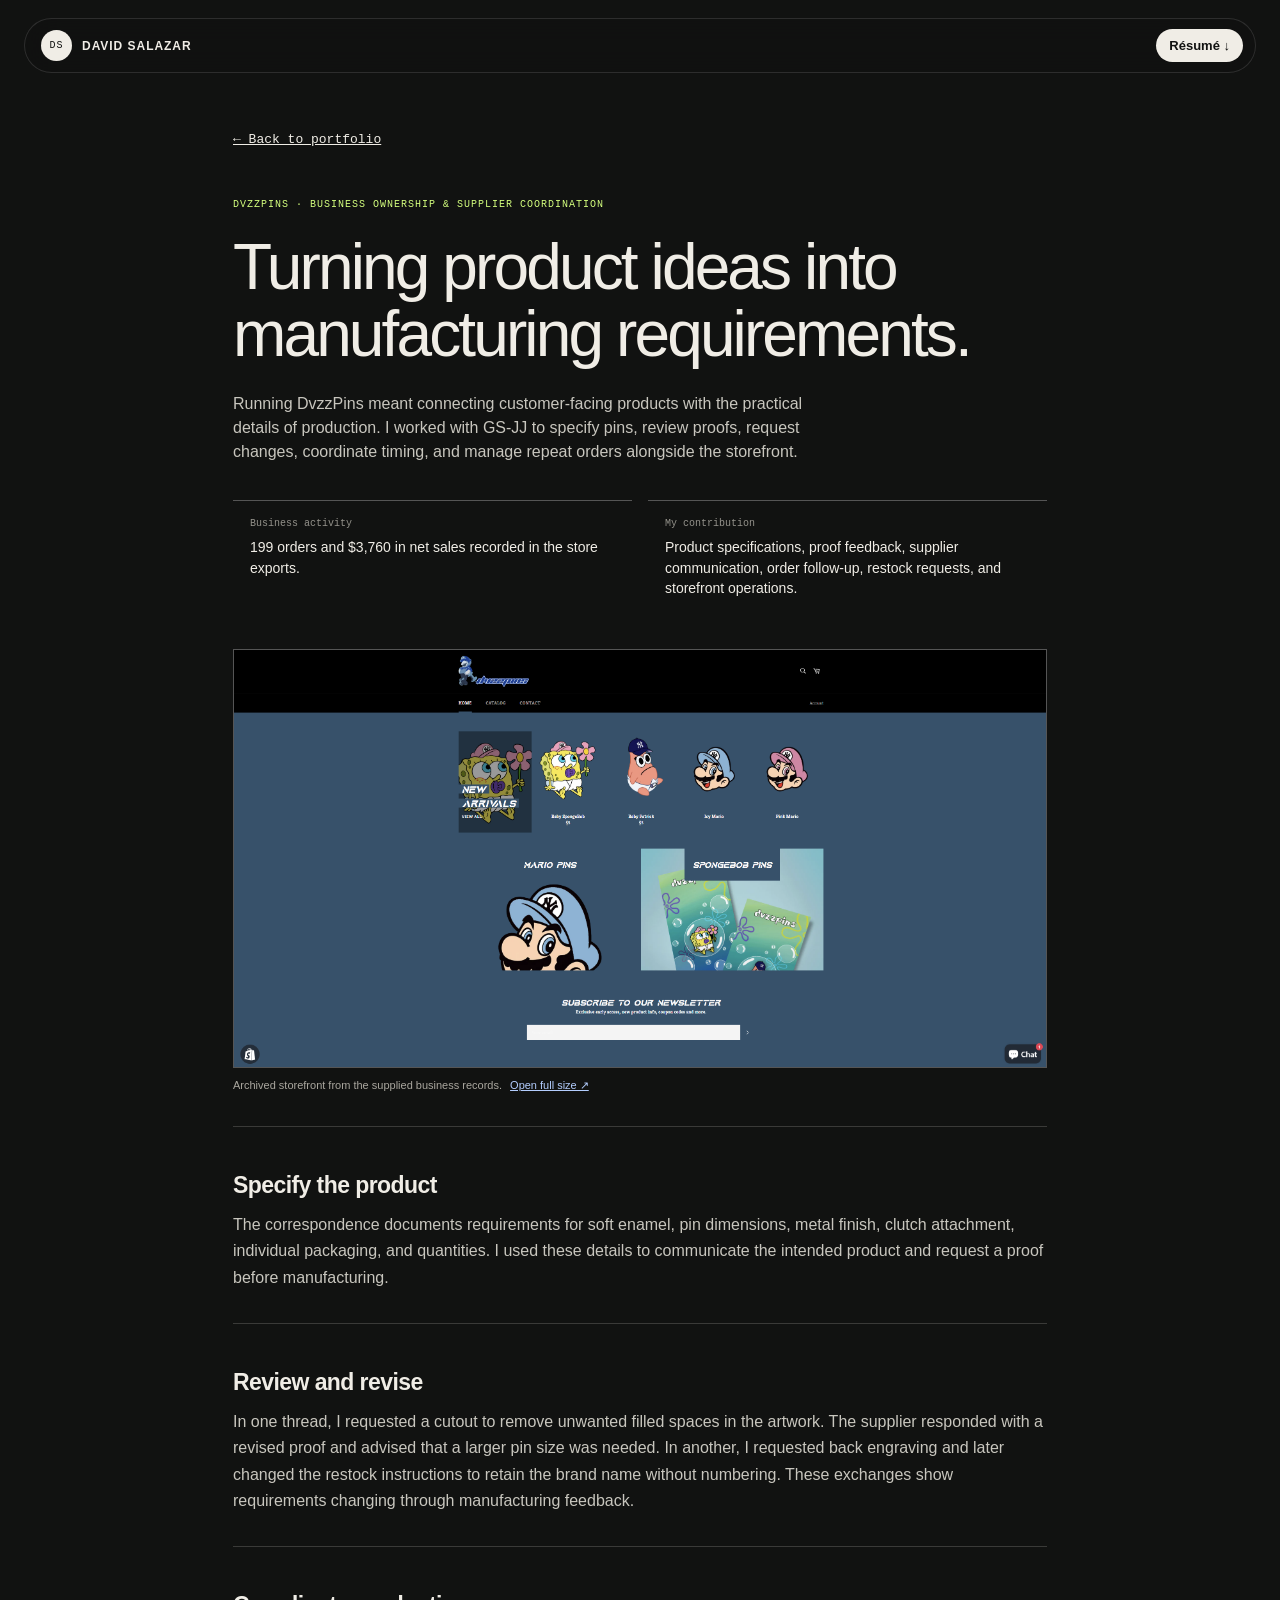
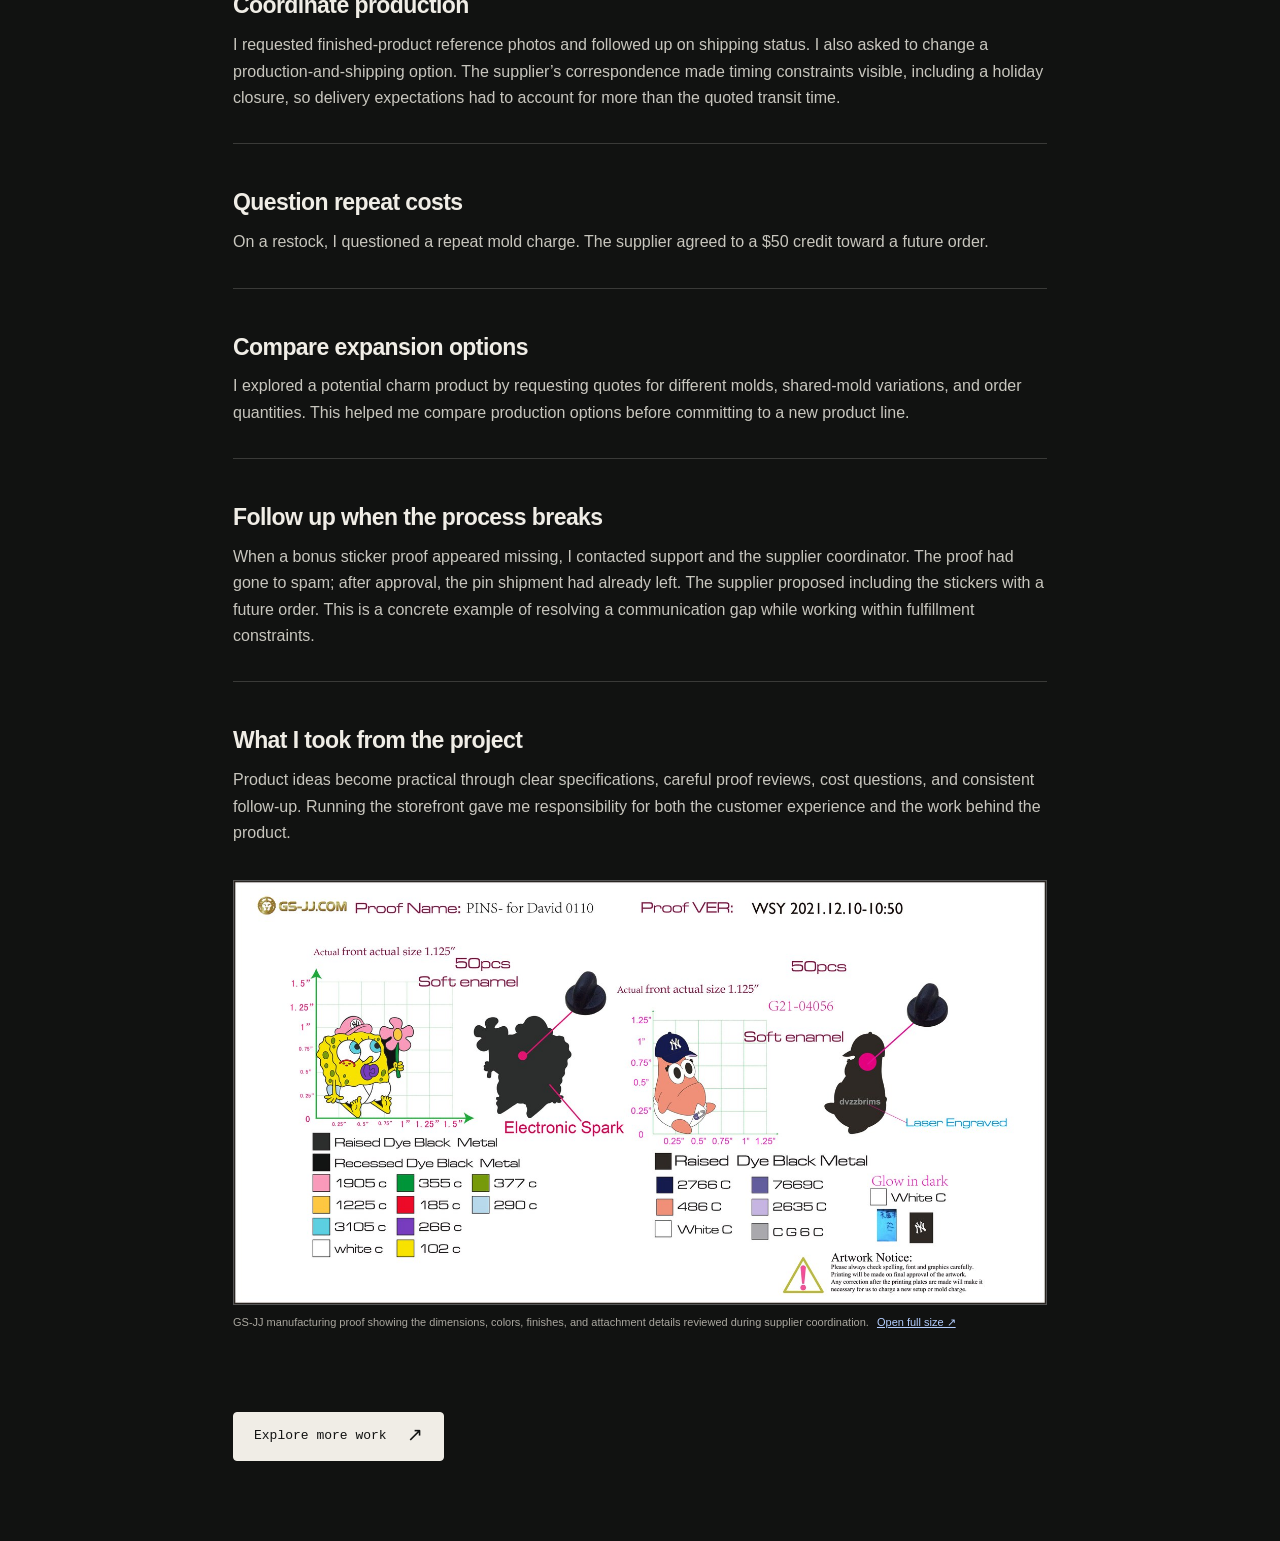
<file: case-studies/pins.html>
<!doctype html>
<html lang="en"><head><meta charset="utf-8"><meta name="viewport" content="width=device-width, initial-scale=1"><base href="../"><title>DVZZPINS case study | David Salazar</title><meta name="description" content="Running DvzzPins meant connecting customer-facing products with the practical details of production. I worked with GS-JJ to specify pins, review proofs, request changes, coordinate timing, and manage repeat orders alongside the storefront."><link rel="stylesheet" href="styles.css?v=3"></head><body><header class="site-header"><a class="wordmark" href="index.html#work"><span class="mark">DS</span> DAVID SALAZAR</a><a class="resume-link" href="assets/David_Salazar_Resume_Portfolio_2026.pdf" download>Résumé ↓</a></header><main class="case-page"><a class="case-back" href="index.html#work">← Back to portfolio</a><article class="modal-inner"><div class="modal-kicker">DVZZPINS · BUSINESS OWNERSHIP &amp; SUPPLIER COORDINATION</div><h1>Turning product ideas into manufacturing requirements.</h1><p>Running DvzzPins meant connecting customer-facing products with the practical details of production. I worked with GS-JJ to specify pins, review proofs, request changes, coordinate timing, and manage repeat orders alongside the storefront.</p><div class="case-grid"><div><span>Business activity</span><p>199 orders and $3,760 in net sales recorded in the store exports.</p></div><div><span>My contribution</span><p>Product specifications, proof feedback, supplier communication, order follow-up, restock requests, and storefront operations.</p></div></div><figure class="case-figure evidence-figure"><a href="assets/dvzz-storefront.png" target="_blank" rel="noopener"><img src="assets/dvzz-storefront.png" alt="Archived DvzzPins storefront" loading="lazy"></a><figcaption>Archived storefront from the supplied business records. <a href="assets/dvzz-storefront.png" target="_blank" rel="noopener">Open full size ↗</a></figcaption></figure><section class="case-section"><h2>Specify the product</h2><p>The correspondence documents requirements for soft enamel, pin dimensions, metal finish, clutch attachment, individual packaging, and quantities. I used these details to communicate the intended product and request a proof before manufacturing.</p></section><section class="case-section"><h2>Review and revise</h2><p>In one thread, I requested a cutout to remove unwanted filled spaces in the artwork. The supplier responded with a revised proof and advised that a larger pin size was needed. In another, I requested back engraving and later changed the restock instructions to retain the brand name without numbering. These exchanges show requirements changing through manufacturing feedback.</p></section><section class="case-section"><h2>Coordinate production</h2><p>I requested finished-product reference photos and followed up on shipping status. I also asked to change a production-and-shipping option. The supplier’s correspondence made timing constraints visible, including a holiday closure, so delivery expectations had to account for more than the quoted transit time.</p></section><section class="case-section"><h2>Question repeat costs</h2><p>On a restock, I questioned a repeat mold charge. The supplier agreed to a $50 credit toward a future order.</p></section><section class="case-section"><h2>Compare expansion options</h2><p>I explored a potential charm product by requesting quotes for different molds, shared-mold variations, and order quantities. This helped me compare production options before committing to a new product line.</p></section><section class="case-section"><h2>Follow up when the process breaks</h2><p>When a bonus sticker proof appeared missing, I contacted support and the supplier coordinator. The proof had gone to spam; after approval, the pin shipment had already left. The supplier proposed including the stickers with a future order. This is a concrete example of resolving a communication gap while working within fulfillment constraints.</p></section><section class="case-section"><h2>What I took from the project</h2><p>Product ideas become practical through clear specifications, careful proof reviews, cost questions, and consistent follow-up. Running the storefront gave me responsibility for both the customer experience and the work behind the product.</p></section><figure class="case-figure evidence-figure"><a href="assets/dvzz-manufacturing-proof-optimized.jpg" target="_blank" rel="noopener"><img src="assets/dvzz-manufacturing-proof-optimized.jpg" alt="Supplier proof showing front and back pin views, dimensions, colors, finishes, and clutch locations" loading="lazy"></a><figcaption>GS-JJ manufacturing proof showing the dimensions, colors, finishes, and attachment details reviewed during supplier coordination. <a href="assets/dvzz-manufacturing-proof-optimized.jpg" target="_blank" rel="noopener">Open full size ↗</a></figcaption></figure></article><a class="text-button" href="index.html#work">Explore more work <span>↗</span></a></main></body></html>
</file>
<file: styles.css>
:root{--ink:#111211;--ink-2:#181a19;--paper:#f0ede6;--muted:#aaa79f;--blue:#4f8dff;--lime:#d4ff7e;--line:rgba(240,237,230,.18);--serif:'Instrument Serif',Georgia,serif;--sans:'DM Sans',Arial,sans-serif;--mono:'DM Mono',monospace}*{box-sizing:border-box}html{scroll-behavior:smooth}body{margin:0;background:var(--ink);color:var(--paper);font-family:var(--sans);overflow-x:hidden}.grain{position:fixed;inset:0;z-index:4;pointer-events:none;opacity:.045;background-image:url("data:image/svg+xml,%3Csvg viewBox='0 0 180 180' xmlns='http://www.w3.org/2000/svg'%3E%3Cfilter id='n'%3E%3CfeTurbulence type='fractalNoise' baseFrequency='.7' numOctaves='3' stitchTiles='stitch'/%3E%3C/filter%3E%3Crect width='100%25' height='100%25' filter='url(%23n)' opacity='.7'/%3E%3C/svg%3E")}.site-header{position:fixed;top:18px;left:24px;right:24px;z-index:5;display:flex;align-items:center;justify-content:space-between;max-width:1440px;margin:auto;padding:10px 12px 10px 16px;border:1px solid rgba(255,255,255,.12);border-radius:999px;background:rgba(17,18,17,.77);backdrop-filter:blur(18px)}.wordmark{font-size:12px;font-weight:700;letter-spacing:.08em;color:inherit;text-decoration:none;display:flex;align-items:center;gap:10px}.mark{display:grid;place-items:center;width:31px;height:31px;border-radius:50%;background:var(--paper);color:var(--ink);font:500 10px var(--mono)}nav{display:flex;gap:30px}nav a,.resume-link{font-size:13px;color:var(--paper);text-decoration:none}.resume-link{padding:9px 13px;border-radius:999px;background:var(--paper);color:var(--ink);font-weight:600}.resume-link span{margin-left:8px}.section-pad{padding:clamp(90px,11vw,168px) max(5vw,32px);max-width:1440px;margin:auto}.hero{padding-top:clamp(170px,20vw,260px);min-height:790px;display:flex;flex-direction:column;justify-content:space-between}.eyebrow{font:500 10px var(--mono);letter-spacing:.12em;color:var(--muted)}h1,h2,h3,p{margin:0}h1{max-width:1120px;margin:42px 0;font-size:clamp(62px,9.5vw,154px);line-height:.87;letter-spacing:-.065em;font-weight:500}em{font-family:var(--serif);font-weight:400;letter-spacing:-.04em}.hero-bottom{display:flex;justify-content:space-between;align-items:end;gap:30px}.hero-bottom p{max-width:470px;font-size:18px;line-height:1.42;color:#d0cec7}.circle-link{flex:0 0 auto;display:grid;place-items:center;width:64px;height:64px;border:1px solid var(--line);border-radius:50%;color:var(--paper);font-size:28px;text-decoration:none;transition:.25s}.circle-link:hover{background:var(--lime);color:var(--ink);transform:rotate(40deg)}.status-ticker{margin-top:90px;display:flex;gap:13px;align-items:center;border-top:1px solid var(--line);border-bottom:1px solid var(--line);padding:14px 0;overflow:hidden;white-space:nowrap;font:10px var(--mono);letter-spacing:.05em;color:#c8c5bd}.dot{display:block;width:6px;height:6px;border-radius:50%;background:var(--lime)}.section-top{display:flex;justify-content:space-between;align-items:start;border-top:1px solid var(--line);padding-top:16px;margin-bottom:42px}.section-top p{max-width:330px;font-size:14px;line-height:1.4;color:var(--muted)}.project{display:grid;grid-template-columns:1.08fr .92fr;gap:clamp(28px,5vw,75px);padding:20px 0 80px;border-bottom:1px solid var(--line);margin-bottom:72px}.project-visual{position:relative;min-height:460px;overflow:hidden;border-radius:5px}.project-copy{display:flex;flex-direction:column;align-items:flex-start;justify-content:space-between;padding:8px 0}.project-meta{display:flex;gap:15px;flex-wrap:wrap;font:10px var(--mono);letter-spacing:.05em;color:var(--muted)}.project-meta span:first-child{color:var(--paper)}.project h2{margin:40px 0 25px;font-size:clamp(43px,5vw,76px);font-weight:500;line-height:.91;letter-spacing:-.06em}.project-copy>p{font-size:17px;line-height:1.5;color:#c5c2bb;max-width:440px}.text-button{display:inline-flex;gap:8px;margin-top:38px;border:0;padding:0;background:none;color:var(--paper);font:500 13px var(--mono);text-decoration:none;cursor:pointer}.text-button span{transition:.2s}.text-button:hover span{transform:translate(4px,-4px);color:var(--lime)}.app-preview{display:grid;place-items:center;background:radial-gradient(circle at 67% 22%,#4f8dff 0,rgba(79,141,255,0) 35%),#11171c}.phone{width:260px;padding:19px 16px 16px;border:1px solid #5a5f63;border-radius:27px;background:#272d31;box-shadow:18px 25px 40px #0008;transform:rotate(-7deg)}.phone-bar{display:flex;align-items:center;justify-content:space-between;font-size:9px;color:#dedede}.phone-bar i{width:13px;height:13px;border:1px solid #b0b0b0;border-radius:50%}.workout-name{margin:35px 0 17px;font:12px var(--mono);letter-spacing:.05em}.workout-name strong{display:block;margin-top:4px;color:#9da6a8;font-size:8px}.exercise{display:flex;justify-content:space-between;padding:12px 0;border-top:1px solid #4a5052;font-size:10px}.exercise b{font:500 10px var(--mono);color:#9ca5a8}.exercise.done span:before{content:'✓';display:inline-grid;place-items:center;margin-right:6px;width:12px;height:12px;background:var(--lime);border-radius:50%;color:#151a1b;font-size:8px}.progress-line{height:3px;margin:20px 0;background:#4c5557}.progress-line i{display:block;width:66%;height:100%;background:var(--lime)}.phone button{width:100%;border:0;border-radius:5px;padding:10px;background:var(--lime);font-size:10px}.ai-chip{position:absolute;right:11%;bottom:13%;padding:9px 12px;border:1px solid #4f8dff;border-radius:999px;background:#11171c;font:10px var(--mono);color:#b7d0ff}.pins-visual{background:#f7ee59;color:#151515}.pin{position:absolute;display:grid;place-items:center;width:110px;height:110px;border-radius:50%;background:#1d2e85;color:#f7ee59;border:4px solid #f7ee59;box-shadow:8px 10px 0 #1d2e85;font:700 22px var(--sans);transform:rotate(-12deg)}.p1{left:11%;top:18%;background:#d73887}.p2{right:12%;top:10%;background:#f7ee59;color:#1d2e85}.p3{left:27%;bottom:11%;background:#1d2e85}.p4{right:22%;bottom:19%;background:#ea5f35}.p5{left:47%;top:36%;background:#19ac9b}.sales-card{position:absolute;right:7%;bottom:7%;padding:16px;background:#1d2e85;color:#f7ee59;box-shadow:8px 8px 0 #151515}.sales-card span,.sales-card small{display:block;font:9px var(--mono);letter-spacing:.06em}.sales-card strong{display:block;margin:5px 0;font-size:38px}.sprint-board{display:flex;gap:10px;padding:45px;background:#d2cbc0;color:#222}.board-col{flex:1;min-height:260px;padding:12px;background:#ece7de}.board-col small{font:9px var(--mono);letter-spacing:.06em}.board-col i{display:block;height:37px;margin-top:12px;background:#b7d7f1;border-radius:2px}.board-col:nth-child(2) i:nth-of-type(2){background:#f5da59}.board-col:nth-child(3) i{background:#e98d7c}.standup{position:absolute;right:15%;bottom:6%;padding:11px;background:#242424;color:#e9e3d9;font:11px var(--mono);box-shadow:5px 5px 0 #ef6d53;transform:rotate(4deg)}.standup b{float:right;margin-top:6px;font-size:18px}.process{background:var(--paper);color:var(--ink);max-width:none;padding-left:max(5vw,32px);padding-right:max(5vw,32px)}.process .section-top{border-color:#c9c6bf}.process .section-top p{color:#565551}.process-grid{display:grid;grid-template-columns:repeat(3,1fr);border-top:1px solid #c9c6bf}.process-grid>div{padding:25px 28px 35px 0;border-right:1px solid #c9c6bf}.process-grid>div+div{padding-left:28px}.process-grid>div:last-child{border-right:0}.process-grid span{font:10px var(--mono)}.process-grid h3{max-width:240px;margin:75px 0 45px;font-size:30px;line-height:.99;letter-spacing:-.04em}.process-grid p{max-width:270px;color:#565551;line-height:1.45}.feature{background:#22283a;max-width:none}.agent-grid{display:grid;grid-template-columns:1fr 1fr;gap:9vw;align-items:center;max-width:1340px;margin:auto}.agent-copy h2,.about h2,.contact h2{margin:28px 0;font-size:clamp(46px,5vw,78px);line-height:.91;letter-spacing:-.06em;font-weight:500}.agent-copy p{max-width:490px;line-height:1.55;color:#cbcbd0}.agent-terminal{padding:17px;background:#10141e;border:1px solid #59637d;border-radius:6px;box-shadow:16px 18px 0 #4f8dff;font:12px/1.55 var(--mono);color:#d8e0ef}.terminal-top{display:flex;gap:5px;align-items:center;padding-bottom:15px;border-bottom:1px solid #3d465b;margin-bottom:21px}.terminal-top i{width:8px;height:8px;border-radius:50%;background:#f07667}.terminal-top i:nth-child(2){background:#f5d767}.terminal-top i:nth-child(3){background:#89d679}.terminal-top span{margin-left:8px;color:#8c96aa;font-size:10px}.agent-terminal p{margin:0 0 18px}.agent-terminal b{font-size:10px;color:var(--lime)}.terminal-note{padding:10px;background:#263149;color:#b8c9e6;font-size:10px}.about{display:grid;grid-template-columns:1.15fr .85fr;gap:8vw}.about-copy{padding-top:42px}.about-copy p{margin-bottom:25px;font-size:18px;line-height:1.53;color:#cbc8c0}.contact{max-width:none;background:#d4ff7e;color:#111211;padding-bottom:45px}.contact .eyebrow{color:#394c13}.contact h2{font-size:clamp(58px,9vw,130px);margin:55px 0 110px}.contact-row{display:flex;justify-content:space-between;align-items:end;gap:25px;padding-bottom:22px;border-bottom:1px solid #899c54}.contact-row p{max-width:410px;font-size:17px;line-height:1.4}.contact-email{padding:18px 22px;background:#111211;color:#d4ff7e;text-decoration:none;font:12px var(--mono)}.contact-email span{margin-left:18px}.contact small{display:block;margin-top:18px;font:10px var(--mono);color:#394c13}dialog{width:min(760px,90vw);max-height:83vh;border:1px solid #5e5e5e;padding:0;background:#171918;color:var(--paper);box-shadow:0 40px 100px #000}dialog::backdrop{background:#000b}.close{position:sticky;top:14px;float:right;margin:14px;border:1px solid #555;border-radius:50%;width:36px;height:36px;background:#242725;color:white;font-size:24px;cursor:pointer}.modal-inner{padding:58px 55px}.modal-kicker{font:10px var(--mono);letter-spacing:.1em;color:var(--lime)}.modal-inner h2{max-width:600px;margin:22px 0;font-size:52px;line-height:.92;letter-spacing:-.05em;font-weight:500}.modal-inner>p{max-width:610px;color:#c8c6be;font-size:16px;line-height:1.5}.case-grid{display:grid;grid-template-columns:1fr 1fr;gap:16px;margin-top:36px}.case-grid div{padding:17px;border-top:1px solid #555}.case-grid span{display:block;margin-bottom:8px;color:#94928b;font:10px var(--mono)}.case-grid p{font-size:14px;line-height:1.45}@media(max-width:760px){.site-header{top:12px;left:12px;right:12px}.site-header nav{display:none}.resume-link{font-size:11px}.wordmark{font-size:10px}.hero{min-height:680px}.hero-bottom{align-items:start;flex-direction:column}.section-top,.contact-row{flex-direction:column;gap:14px}.project,.agent-grid,.about{grid-template-columns:1fr}.project{gap:28px;margin-bottom:38px;padding-bottom:45px}.project-visual{min-height:350px}.project-copy{min-height:350px}.process-grid{grid-template-columns:1fr}.process-grid>div,.process-grid>div+div{padding:22px 0;border-right:0;border-bottom:1px solid #c9c6bf}.process-grid h3{margin:37px 0 22px}.agent-grid{gap:70px}.case-grid{grid-template-columns:1fr}.modal-inner{padding:50px 25px}.modal-inner h2{font-size:39px}.contact h2{margin-bottom:70px}.contact-email{align-self:flex-start}}

.case-section{margin-top:32px;border-top:1px solid var(--line);padding-top:22px}.case-section h3{font-size:23px;letter-spacing:-.025em;margin-bottom:12px}.case-section p{font-size:16px;line-height:1.65;color:#c8c6be}.case-note{margin-top:35px!important;padding:18px;background:#222825;font-size:12px!important;line-height:1.6!important}.case-figure{margin:30px 0}.case-figure img{width:100%;height:auto;display:block}.case-figure figcaption{font-size:11px;color:var(--muted);margin-top:9px}@media(prefers-reduced-motion:reduce){html{scroll-behavior:auto}}

.source-preview{margin:0;display:flex;flex-direction:column;justify-content:center;padding:28px;background:#e6e4df;gap:22px}.source-preview img{display:block;width:100%;height:auto;object-fit:contain;border:1px solid #c1bfb9;box-shadow:0 12px 26px #0002}.source-preview figcaption{font:10px/1.6 var(--mono);letter-spacing:.04em;color:#343b40}.capstone-preview{background:#251b43}.capstone-preview figcaption{color:#d7cdeb}.case-figure figcaption{line-height:1.6}.case-figure figcaption a{display:inline-block;color:#b4ceff;margin-left:5px}.evidence-figure{margin-top:34px}.evidence-figure>a{display:block;border:1px solid #555}.evidence-figure img{background:#eee}@media(max-width:760px){.source-preview{min-height:280px;padding:16px}}

.proposal-summary{margin:0;padding:32px;background:#162a2b;border:1px solid #345152;color:#f0ede6;display:flex;flex-direction:column;justify-content:space-between;min-height:560px}.proposal-summary figcaption{display:flex;justify-content:space-between;gap:14px;font:9px/1.5 var(--mono);letter-spacing:.09em;color:#b3cdcb}.proposal-summary h3{font-size:clamp(27px,3.1vw,43px);line-height:1.04;letter-spacing:-.035em;font-weight:500;margin:28px 0}.proposal-summary h3 em{color:#acd7ce}.proposal-steps{list-style:none;margin:0;padding:0}.proposal-steps li{display:flex;gap:15px;padding:17px 0;border-top:1px solid #405758}.step-marker{flex:0 0 26px;width:26px;height:26px;display:grid;place-items:center;border:1px solid #6a8e88;border-radius:50%;font:10px var(--mono);color:#acd7ce}.proposal-steps h4{margin:0 0 6px;font-size:15px;font-weight:600;line-height:1.35}.proposal-steps p{color:#c0ceca;font-size:13px;line-height:1.5}.proposal-status{display:flex;gap:12px;align-items:start;background:#233b3a;border:1px solid #49665f;padding:14px;margin-top:16px}.status-dot{width:7px;height:7px;background:#e6c586;border-radius:50%;margin-top:6px;flex-shrink:0}.proposal-status strong{font:500 11px/1.5 var(--mono)}.proposal-status p{font-size:12px;color:#c0ceca;margin-top:4px}.proposal-summary>small{font:9px/1.5 var(--mono);color:#a7bdb6;margin-top:14px}@media(max-width:760px){.proposal-summary{padding:23px;min-height:0}.proposal-summary h3{font-size:35px}.proposal-summary figcaption{font-size:8px}}

.flow-visual{margin:0;padding:0;min-height:0;background:#142526;border:1px solid #3a514d;align-self:start}.flow-visual>a{display:block}.flow-visual img{display:block;width:100%;height:auto}.flow-visual figcaption{padding:12px 18px;color:#b7c9c1;font:10px/1.6 var(--mono)}.flow-visual figcaption a{color:#c7e7dc;float:right;margin-left:10px}.flow-visual a:focus-visible{outline:2px solid #c7e7dc;outline-offset:-3px}

.tetsu-preview{margin:0;padding:28px 22px 22px;min-height:0;align-self:start;background:radial-gradient(ellipse at top,#35483f,#181e22 70%);border:1px solid #46534d}.tetsu-preview-screens{display:grid;grid-template-columns:repeat(2,minmax(0,1fr));gap:16px;align-items:start}.tetsu-preview-screens>a{display:block;min-width:0;overflow:hidden;border:1px solid #59615d;border-radius:10px;box-shadow:0 12px 25px #0004}.tetsu-preview-screens>a:nth-child(2){margin-top:32px}.tetsu-preview img{display:block;width:100%;height:auto}.tetsu-preview figcaption{margin-top:22px;color:#c1d5c8;font:10px/1.7 var(--mono)}.case-screens{margin-top:38px;padding-top:24px;border-top:1px solid var(--line)}.case-screens>h3{font-size:25px}.case-screens>p{margin:10px 0 24px;color:var(--muted);font-size:14px;line-height:1.6}.case-screen-grid{display:grid;grid-template-columns:repeat(2,minmax(0,1fr));gap:30px 22px}.case-screen-grid figure{margin:0;min-width:0}.case-screen-grid h4{font-size:15px;margin:0 0 12px}.case-screen-grid figure>a{display:block;border:1px solid #46534d;border-radius:8px;overflow:hidden}.case-screen-grid img{display:block;width:100%;height:auto}.case-screen-grid figcaption{margin-top:12px;font-size:12px;line-height:1.6;color:var(--muted)}.case-screen-grid figcaption a{display:block;margin-top:6px;color:#b4ceff}.tetsu-preview a:focus-visible,.case-screens a:focus-visible{outline:2px solid var(--lime);outline-offset:3px}@media(max-width:520px){.tetsu-preview{padding:18px 12px}.tetsu-preview-screens{gap:10px}.case-screen-grid{grid-template-columns:1fr}.case-screen-grid figure{max-width:340px;width:100%;margin:auto}}

.agent-context{color:#a9b9d3;font-size:11px;padding-bottom:15px;border-bottom:1px solid #3d465b}.campus-preview{margin:0;min-height:0;align-self:start;padding:28px;background:linear-gradient(145deg,#33274b,#1d1926);border:1px solid #57476d}.campus-heading>span{font:9px/1.5 var(--mono);letter-spacing:.07em;color:#c1b0d7}.campus-heading h3{font-size:clamp(25px,2.5vw,38px);font-weight:500;line-height:1.08;letter-spacing:-.035em;margin:15px 0 25px}.campus-screens{display:grid;grid-template-columns:repeat(2,minmax(0,1fr));gap:18px;align-items:start}.campus-screens>a{display:block;color:#d1c4e2;text-decoration:none;min-width:0}.campus-screens span{display:block;font:9px/1.5 var(--mono);margin-bottom:9px}.campus-screens img{display:block;width:100%;height:auto;border-radius:8px;box-shadow:0 12px 24px #0004}.campus-preview figcaption{margin-top:24px;border-top:1px solid #61516f;padding-top:16px;font:11px/1.7 var(--sans);color:#d2c8dc}.campus-preview figcaption strong{color:#f0ede6;font-weight:500}.campus-preview figcaption a{display:block;margin-top:8px;color:#d9c7ff;font:10px/1.6 var(--mono)}.campus-preview a:focus-visible{outline:2px solid var(--lime);outline-offset:4px}@media(max-width:520px){.campus-preview{padding:20px 16px}.campus-screens{gap:12px}}

.coordination-preview{margin:0;min-height:0;align-self:start;background:#eeeae2;border:1px solid #59515e}.coordination-preview>a{display:block}.coordination-preview img{display:block;width:100%;height:auto}.coordination-preview figcaption{padding:15px 18px;color:#5c5266;font:10px/1.7 var(--mono);border-top:1px solid #ccc5d1}.coordination-preview figcaption a{display:block;margin-top:5px;color:#4e396e}.coordination-preview a:focus-visible{outline:2px solid #856eab;outline-offset:-3px}

.about-copy .about-tools{font-size:14px;line-height:1.8;padding-top:18px;border-top:1px solid var(--line);color:var(--muted)}.about-tools strong{font-weight:500;color:var(--paper)}

.personal-hero{padding-top:clamp(145px,15vw,215px);min-height:0}.hero-intro{display:flex;align-items:center;gap:12px;flex-wrap:wrap}.hero-intro p{font-size:clamp(17px,2vw,23px);color:var(--paper)}.hello-dot{width:8px;height:8px;flex:0 0 auto;border-radius:50%;background:var(--lime)}.hero-location{font:10px var(--mono);letter-spacing:.08em;color:var(--muted);margin-left:10px}.personal-hero h1{font-size:clamp(56px,8.4vw,122px);line-height:.98;max-width:1180px;margin:40px 0 45px;letter-spacing:-.06em}.personal-hero h1 em{color:#bed3ff}.personal-hero .hero-bottom{align-items:flex-end}.hero-story{max-width:650px}.hero-story p{max-width:none;font-size:17px;line-height:1.6}.hero-story p+p{margin-top:14px}.hero-work-link{display:flex;align-items:center;gap:18px;flex-shrink:0;color:var(--paper);text-decoration:none;font:12px var(--mono)}.hero-work-link span{display:grid;place-items:center;width:52px;height:52px;border:1px solid var(--line);border-radius:50%;font-size:24px}.hero-work-link:hover span{background:var(--lime);color:var(--ink)}.hero-work-link:focus-visible{outline:2px solid var(--lime);outline-offset:6px}.personal-hero .status-ticker{margin-top:55px;white-space:normal;flex-wrap:wrap;line-height:1.6}.agent-conversation{font-size:13px;line-height:1.6;box-shadow:10px 12px 0 #4f8dff;padding:22px}.agent-conversation .agent-context{font:11px/1.7 var(--sans);color:#aebbd1}.agent-context strong{font:10px var(--mono);color:#d3ddf0;letter-spacing:.05em}.conversation-turns{list-style:none;padding:0;margin:0}.conversation-turns li{padding:12px 14px;margin:0 0 12px;border-radius:5px}.conversation-turns .human-turn{background:#1c2330;margin-right:20px}.conversation-turns .ai-turn{background:#202c42;margin-left:20px;border-left:2px solid #729ce7}.conversation-turns b{display:block;margin-bottom:5px;font:10px var(--mono);color:#b7cef6}.conversation-turns .human-turn b{color:var(--lime)}.agent-conversation .conversation-turns p{margin:0;font-family:var(--sans);font-size:14px;line-height:1.55}.agent-outcome{border:1px solid #556582;margin:19px 0;border-radius:5px}.agent-outcome summary{cursor:pointer;padding:13px;font:12px/1.5 var(--sans);color:#dfebff;display:flex;justify-content:space-between;gap:10px}.agent-outcome summary span{font-size:18px}.agent-outcome[open] summary span{transform:rotate(45deg)}.agent-outcome summary:focus-visible{outline:2px solid var(--lime)}.agent-output{padding:0 15px 15px;font:13px/1.6 var(--sans);color:#d3deed}.agent-output h3{font:500 11px var(--mono);color:var(--lime);margin:18px 0 8px}.agent-output p{margin:0}.agent-output ol{padding-left:18px;margin:0}.agent-output li+li{margin-top:12px}.agent-conversation>.terminal-note{margin:0;font:10px/1.6 var(--sans)}@media(max-width:760px){.personal-hero .hero-bottom{align-items:flex-start;gap:26px}.hero-location{margin-left:0}.personal-hero h1{font-size:clamp(48px,10.3vw,76px)}.agent-conversation{padding:16px;box-shadow:7px 8px 0 #4f8dff}.conversation-turns .human-turn{margin-right:8px}.conversation-turns .ai-turn{margin-left:8px}}@media(prefers-reduced-motion:reduce){.hero-work-link span{transition:none}}

.portrait-hero{padding-top:clamp(135px,13vw,190px)}.hero-portrait-grid{display:grid;grid-template-columns:minmax(0,1.25fr) minmax(0,.85fr);gap:clamp(35px,6vw,100px);align-items:center}.portrait-hero h1{font-size:clamp(76px,9.4vw,140px);line-height:.85;margin:32px 0 36px;letter-spacing:-.055em}.portrait-hero .hero-story{max-width:570px}.portrait-hero .hero-story p{font-size:17px;line-height:1.6}.portrait-hero .hero-story p+p{color:var(--muted);font-size:15px}.portrait-hero .hero-work-link{width:fit-content;margin-top:28px}.hero-portrait{margin:0;width:100%;max-width:440px;justify-self:end}.hero-portrait img{display:block;width:100%;height:auto;border-radius:8px}.hero-portrait figcaption{display:flex;flex-wrap:wrap;justify-content:space-between;gap:10px;margin-top:14px;font:9px/1.6 var(--mono);letter-spacing:.08em;color:var(--muted)}.hero-portrait figcaption span{color:#7f8c98}.about-photo{margin:38px 0 0}.about-photo img{display:block;width:100%;height:auto;border-radius:6px}.about-photo figcaption{margin-top:12px;font:11px/1.6 var(--sans);color:var(--muted)}@media(max-width:760px){.hero-portrait-grid{grid-template-columns:1fr;gap:35px}.portrait-hero h1{font-size:clamp(78px,17vw,120px)}.hero-portrait{max-width:320px;justify-self:start}.portrait-hero .status-ticker{margin-top:35px}.about-photo{max-width:550px}.portrait-hero .hero-story p{font-size:16px}}

section[id]{scroll-margin-top:95px}.skills-section{padding-top:65px}.skills-section>h2{font-size:clamp(42px,5vw,72px);font-weight:500;letter-spacing:-.045em;margin:0 0 35px;line-height:1}.skills-grid{display:grid;grid-template-columns:repeat(2,minmax(0,1fr));gap:30px 45px}.skills-grid article{border-top:1px solid var(--line);padding:23px 0 8px}.skills-grid h3{font-size:20px;font-weight:500;margin-bottom:13px}.skills-grid p,.skills-tools p{font-size:15px;line-height:1.9;color:#c5c2bb}.skills-tools{display:grid;grid-template-columns:1fr 1fr;gap:45px;border-top:1px solid var(--line);padding-top:25px;margin-top:30px}.skills-tools strong{display:block;font:10px var(--mono);color:var(--muted);text-transform:uppercase;letter-spacing:.08em;margin-bottom:12px}.contact-links{display:flex;gap:10px;flex-wrap:wrap}.contact-email{display:inline-block}.mobile-menu{display:none}.close{width:44px;height:44px;z-index:1}.case-open{overflow:hidden}a:focus-visible,button:focus-visible{outline:2px solid var(--blue);outline-offset:4px}.contact a:focus-visible{outline-color:#111211}@media(max-width:760px){.mobile-menu{display:block;margin-left:auto;margin-right:12px}.mobile-menu summary{cursor:pointer;font:12px var(--sans);list-style:none;padding:10px}.mobile-menu summary::-webkit-details-marker{display:none}.mobile-menu summary:after{content:' +';color:var(--muted)}.mobile-menu[open] summary:after{content:' −'}.site-header .mobile-menu nav{display:flex;position:absolute;top:calc(100% + 10px);right:0;min-width:190px;padding:12px;flex-direction:column;gap:0;background:#181a19;border:1px solid #555;border-radius:12px;box-shadow:0 10px 30px #0008}.mobile-menu:not([open]) nav{display:none!important}.mobile-menu nav a{padding:12px}.skills-grid,.skills-tools{grid-template-columns:1fr;gap:15px}.contact-links{width:100%}.contact-email{font-size:11px;padding:15px}.skills-section{padding-top:45px}.modal-inner{padding-top:30px}}

.contact-rewrite h2{font-size:clamp(64px,9vw,130px);margin:40px 0 65px;line-height:.95}.contact-content{display:grid;grid-template-columns:1fr 1fr;gap:clamp(30px,7vw,110px);align-items:start}.contact-intro p{max-width:500px;font-size:clamp(18px,1.8vw,24px);line-height:1.5}.contact-intro p+p{margin-top:20px;font-size:16px;line-height:1.6;color:#35431c}.contact-options>a{position:relative;display:flex;flex-direction:column;gap:12px;color:#111211;text-decoration:none;border-top:1px solid #899c54;padding:22px 40px 24px 0}.contact-options>a:last-child{border-bottom:1px solid #899c54}.contact-label{font:10px var(--mono);letter-spacing:.09em;color:#394c13}.contact-address{font-size:clamp(17px,2vw,26px);font-weight:500;overflow-wrap:anywhere;letter-spacing:-.025em}.contact-arrow{position:absolute;right:5px;top:45px;font-size:25px}.contact-options>a:hover .contact-address{text-decoration:underline;text-underline-offset:5px}.contact-footer{margin-top:80px;padding-top:20px;border-top:1px solid #899c54;display:flex;flex-wrap:wrap;align-items:center;gap:20px;font:11px/1.7 var(--mono);color:#394c13}.contact-footer>span{margin-right:auto}.contact-footer a{color:#111211;text-decoration:none;padding:6px 0}.contact-footer a:hover{text-decoration:underline}@media(max-width:760px){.contact-content{grid-template-columns:1fr;gap:35px}.contact-rewrite h2{margin-bottom:40px;font-size:clamp(56px,12vw,88px)}.contact-footer{margin-top:50px;gap:12px 22px}.contact-footer>span{width:100%}.contact-address{font-size:20px}}

.contact-icon{width:24px;height:24px;display:block;flex:none}.contact-symbol{position:absolute;right:4px;top:44px}.contact-footer a{display:inline-flex;align-items:center;gap:9px}.contact-footer .contact-icon{width:17px;height:17px}


/* Clear project actions and a consistent reading order on mobile. */
.text-button{align-items:center;justify-content:center;gap:20px;min-height:48px;padding:14px 20px;border:1px solid var(--paper);border-radius:4px;background:var(--paper);color:var(--ink);font:500 13px/1.4 var(--mono);transition:background .2s,border-color .2s}
.text-button span{font-size:19px;line-height:1}
.text-button:hover{background:var(--lime);border-color:var(--lime)}
.text-button:hover span{transform:translate(2px,-2px);color:var(--ink)}
.text-button:focus-visible{outline:2px solid var(--lime);outline-offset:5px}
.project-visual{grid-column:1;grid-row:1}
.project-copy{grid-column:2;grid-row:1}
.contact-footer .footer-resume{min-height:48px;justify-content:center;gap:12px;padding:14px 20px;border:1px solid var(--ink);border-radius:4px;background:var(--ink);color:var(--lime);font-weight:500;transition:background .2s,color .2s}
.contact-footer .footer-resume:hover{background:var(--paper);color:var(--ink);text-decoration:none}
@media(max-width:760px){
  .project-copy{grid-column:1;grid-row:1;min-height:0;justify-content:flex-start;padding:0}
  .project-visual{grid-column:1;grid-row:2}
  .project h2{margin:24px 0 18px}
  .project .text-button{margin-top:24px}
}

/* Case studies remain accessible when scripting is unavailable. */
.case-page{max-width:870px;margin:120px auto 80px;padding:0 28px}.case-back{display:inline-block;padding:12px 0;color:var(--paper);font:13px var(--mono)}.case-page .modal-inner{padding:40px 0}.case-page h1{max-width:760px;margin:24px 0;font-size:clamp(38px,6vw,64px);line-height:1.05;letter-spacing:-.045em}.case-page .case-section h2{font-size:23px;line-height:1.25;margin-bottom:12px;letter-spacing:-.025em;font-weight:600}.case-page .case-screens img{width:100%;height:auto}.case-page .text-button{margin-top:10px}@media(max-width:520px){.case-page{padding:0 24px;margin-top:110px}}
</file>
